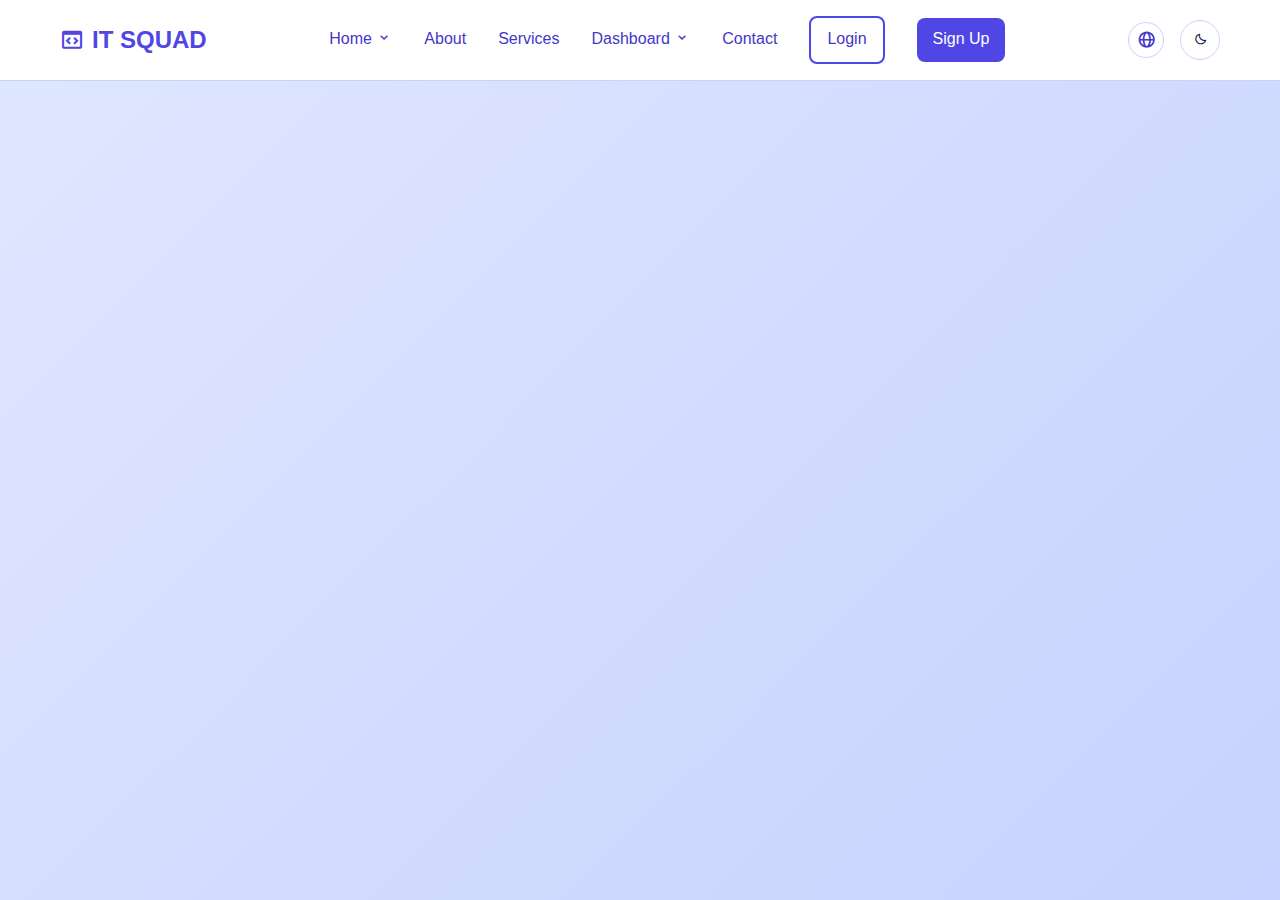
<file: coming-soon.html>
<!DOCTYPE html>
<html lang="en">

<head>
    <meta charset="UTF-8">
    <meta name="viewport" content="width=device-width, initial-scale=1.0">
    <title>Coming Soon - IT SQUAD</title>
    <link rel="stylesheet" href="style.css">
    <link href='https://unpkg.com/boxicons@2.1.4/css/boxicons.min.css' rel='stylesheet'>
</head>

<body style="min-height: 100vh; background: var(--gradient-hero); display: flex; flex-direction: column;">

    <header>
        <div class="container flex justify-between items-center">
            <a href="index.html" class="logo">
                <i class='bx bx-code-block'></i> IT SQUAD
            </a>
            <nav>
                <ul class="nav-links">
                    <li class="dropdown">
                        <a href="#">Home <i class='bx bx-chevron-down'></i></a>
                        <div class="dropdown-content">
                            <a href="index.html">Home 1</a>
                            <a href="index2.html">Home 2</a>
                        </div>
                    </li>
                    <li><a href="about.html">About</a></li>
                    <li><a href="services.html">Services</a></li>

                    <li class="dropdown">
                        <a href="#">Dashboard <i class='bx bx-chevron-down'></i></a>
                        <div class="dropdown-content">
                            <a href="user-dashboard.html">User Dashboard</a>
                            <a href="admin-dashboard.html">Admin Dashboard</a>
                        </div>
                    </li>
                    <li><a href="contact.html">Contact</a></li>
                    <li><a href="login.html" class="btn btn-outline" style="padding: 8px 16px;">Login</a></li>
                    <li><a href="register.html" class="btn btn-primary" style="padding: 8px 16px; color: white;">Sign
                            Up</a></li>
                </ul>
            </nav>
            <div class="controls">
                <button id="rtl-toggle" class="btn-icon-animate" title="RTL Toggle"><i class='bx bx-globe'></i></button>
                <button id="theme-toggle" class="icon-btn"><i class='bx bx-moon'></i></button>
                <div id="menu-toggle" class="menu-toggle"><i class='bx bx-menu'></i></div>
            </div>
        </div>
    </header>

    <main class="animate-fade-up"
        style="flex: 1; display: flex; flex-direction: column; align-items: center; justify-content: center; text-align: center; padding: 2rem;">
        <div style="font-size: 4rem; color: var(--primary); margin-bottom: 1rem;">
            <i class='bx bx-rocket'></i>
        </div>

        <h1 style="font-size: 3rem; margin-bottom: 1rem;">Coming Soon</h1>
        <p style="color: var(--text-muted); font-size: 1.2rem; max-width: 600px; margin-bottom: 3rem;">
            We are working hard to bring you something amazing. Stay tuned for updates!
        </p>

        <div style="display: flex; gap: 1rem; margin-bottom: 3rem;">
            <div class="card" style="padding: 1rem 2rem; min-width: 100px;">
                <div style="font-size: 2rem; font-weight: 700; color: var(--primary);">14</div>
                <div style="font-size: 0.8rem; color: var(--text-muted); text-transform: uppercase;">Days</div>
            </div>
            <div class="card" style="padding: 1rem 2rem; min-width: 100px;">
                <div style="font-size: 2rem; font-weight: 700; color: var(--primary);">08</div>
                <div style="font-size: 0.8rem; color: var(--text-muted); text-transform: uppercase;">Hours</div>
            </div>
            <div class="card" style="padding: 1rem 2rem; min-width: 100px;">
                <div style="font-size: 2rem; font-weight: 700; color: var(--primary);">45</div>
                <div style="font-size: 0.8rem; color: var(--text-muted); text-transform: uppercase;">Minutes</div>
            </div>
        </div>

        <form style="display: flex; gap: 0.5rem; width: 100%; max-width: 400px;">
            <input type="email" placeholder="Enter your email"
                style="flex: 1; padding: 12px; border: 1px solid var(--border); border-radius: 8px;">
            <button type="submit" class="btn btn-primary">Notify Me</button>
        </form>

        <a href="index.html"
            style="margin-top: 3rem; color: var(--text-muted); display: flex; align-items: center; gap: 0.5rem;">
            <i class='bx bx-left-arrow-alt'></i> Back to Home
        </a>
    </main>

</body>

</html>
</file>
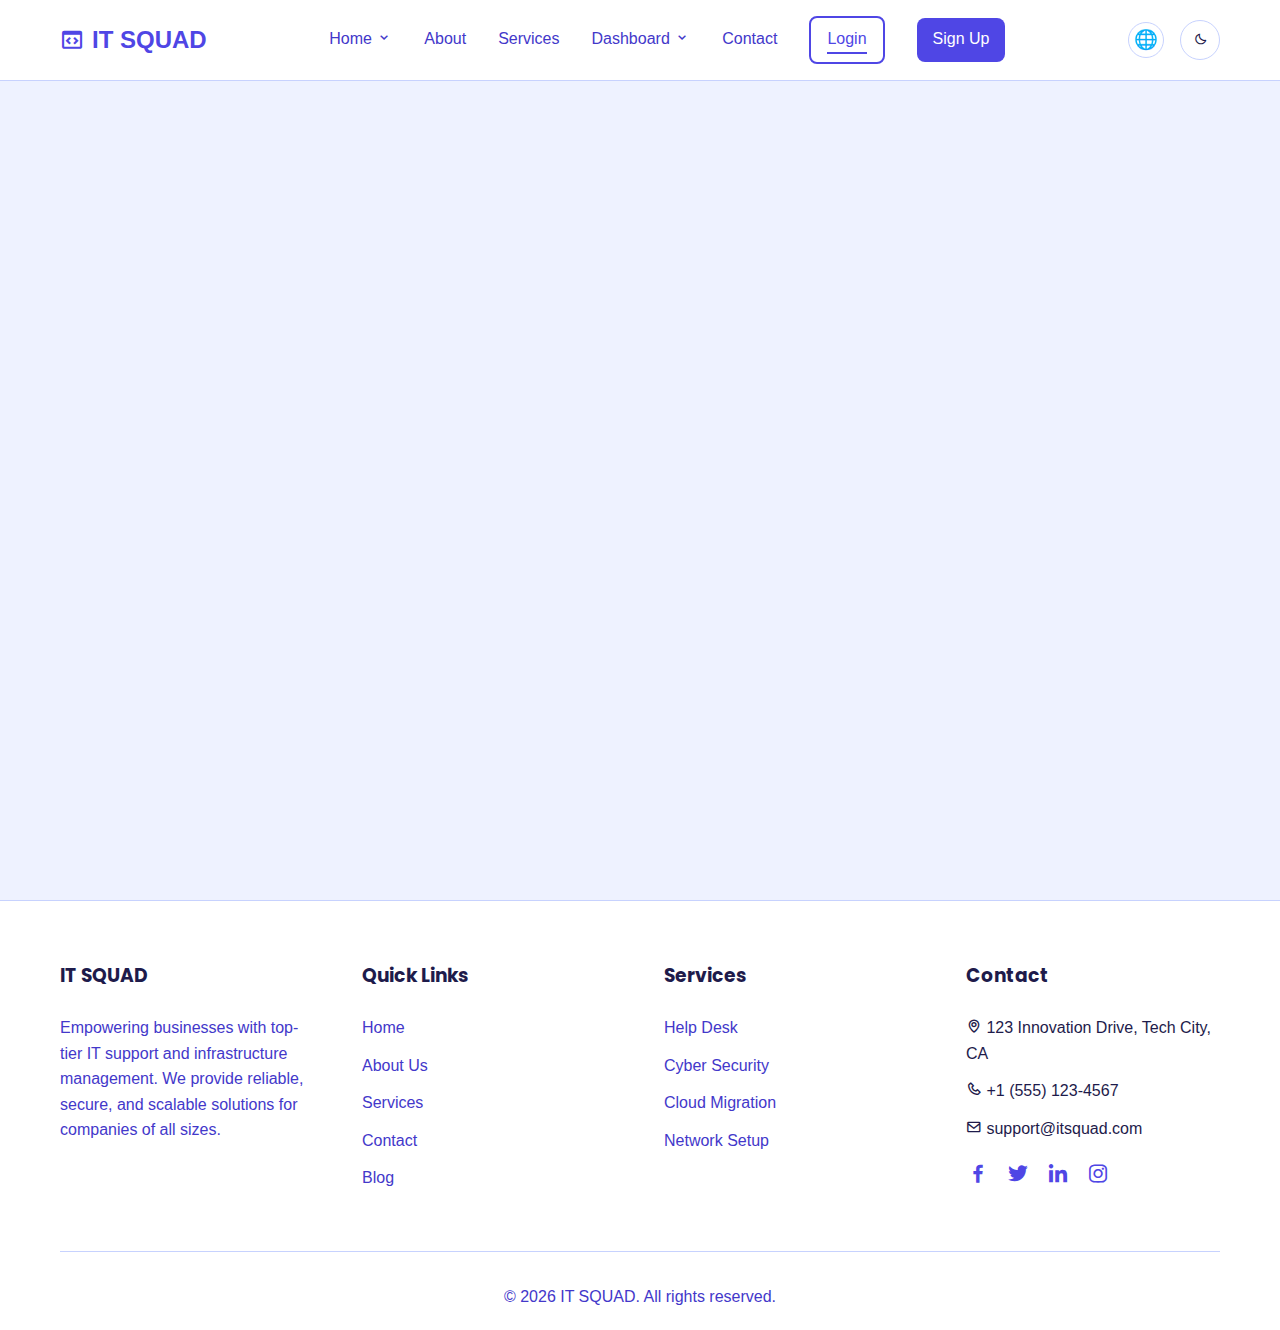
<file: login.html>
<!DOCTYPE html>
<html lang="en">

<head>
    <meta charset="UTF-8">
    <meta name="viewport" content="width=device-width, initial-scale=1.0">
    <title>Login - IT SQUAD</title>
    <link rel="stylesheet" href="style.css">
    <link href='https://unpkg.com/boxicons@2.1.4/css/boxicons.min.css' rel='stylesheet'>
    <style>
        @media (min-width: 768px) {
            .hidden-mobile {
                display: block !important;
            }
        }
    </style>
</head>

<body>
    <header>
        <div class="container flex justify-between items-center">
            <a href="index.html" class="logo">
                <i class='bx bx-code-block'></i> IT SQUAD
            </a>
            <nav>
                <ul class="nav-links">
                    <li class="dropdown">
                        <a href="#">Home <i class='bx bx-chevron-down'></i></a>
                        <div class="dropdown-content">
                            <a href="index.html">Home 1</a>
                            <a href="index2.html">Home 2</a>
                        </div>
                    </li>
                    <li><a href="about.html">About</a></li>
                    <li><a href="services.html">Services</a></li>

                    <li class="dropdown">
                        <a href="#">Dashboard <i class='bx bx-chevron-down'></i></a>
                        <div class="dropdown-content">
                            <a href="user-dashboard.html">User Dashboard</a>
                            <a href="admin-dashboard.html">Admin Dashboard</a>
                        </div>
                    </li>
                    <li><a href="contact.html">Contact</a></li>
                    <li><a href="login.html" class="btn btn-outline active" style="padding: 8px 16px;">Login</a></li>
                    <li><a href="register.html" class="btn btn-primary" style="padding: 8px 16px; color: white;">Sign
                            Up</a></li>
                </ul>
            </nav>
            <div class="controls">
                <button id="rtl-toggle" class="btn-icon-animate" title="RTL Toggle"><i class='bx bx-globe'></i></button>
                <button id="theme-toggle" class="icon-btn"><i class='bx bx-moon'></i></button>
                <div id="menu-toggle" class="menu-toggle"><i class='bx bx-menu'></i></div>
            </div>
        </div>
    </header>

    <div class="login-wrapper animate-fade-in"
        style="min-height: calc(100vh - 80px); display: flex; align-items: center; padding: 2rem 0;">
        <div class="container">
            <div class="grid"
                style="grid-template-columns: repeat(auto-fit, minmax(400px, 1fr)); gap: 4rem; align-items: center; background: var(--bg-card); border-radius: 20px; box-shadow: var(--shadow); overflow: hidden; border: 1px solid var(--border);">

                <!-- Left Content Side -->
                <div
                    style="padding: 3rem; background: linear-gradient(135deg, rgba(79, 70, 229, 0.1) 0%, rgba(14, 165, 233, 0.1) 100%); height: 100%; display: flex; flex-direction: column; justify-content: center;">
                    <div style="margin-bottom: 2rem;">
                        <img src="Assets/hero.jpg" alt="Login Graphic"
                            style="border-radius: 12px; box-shadow: var(--shadow); margin-bottom: 2rem; width: 100%; object-fit: cover; height: 250px;">
                        <h2 style="font-size: 2rem; margin-bottom: 1rem;">Welcome Back!</h2>
                        <p style="color: var(--text-muted); font-size: 1.1rem; line-height: 1.6;">
                            Access your dashboard to manage tickets, view reports, and monitor your system status in
                            real-time.
                        </p>
                    </div>

                    <div class="flex gap-2" style="flex-direction: column;">
                        <div class="flex items-center gap-1">
                            <i class='bx bx-check-circle' style="color: var(--primary); font-size: 1.5rem;"></i>
                            <span style="font-weight: 500;">Secure 256-bit Encryption</span>
                        </div>
                        <div class="flex items-center gap-1">
                            <i class='bx bx-check-circle' style="color: var(--primary); font-size: 1.5rem;"></i>
                            <span style="font-weight: 500;">24/7 Support Access</span>
                        </div>
                        <div class="flex items-center gap-1">
                            <i class='bx bx-check-circle' style="color: var(--primary); font-size: 1.5rem;"></i>
                            <span style="font-weight: 500;">Real-time Monitoring</span>
                        </div>
                    </div>
                </div>

                <!-- Right Form Side -->
                <div style="padding: 3rem;">
                    <div style="text-align: center; margin-bottom: 2rem;">
                        <h2 style="font-size: 2rem;">Sign In</h2>
                        <p style="color: var(--text-muted);">Enter your credentials to continue</p>
                    </div>

                    <form action="user-dashboard.html">
                        <div class="form-group">
                            <label class="form-label">Email Address</label>
                            <div style="position: relative;">
                                <i class='bx bx-envelope'
                                    style="position: absolute; left: 15px; top: 50%; transform: translateY(-50%); color: var(--text-muted);"></i>
                                <input type="email" class="form-control" style="padding-left: 45px;"
                                    placeholder="name@company.com">
                            </div>
                        </div>

                        <div class="form-group">
                            <label class="form-label">Password</label>
                            <div style="position: relative;">
                                <i class='bx bx-lock-alt'
                                    style="position: absolute; left: 15px; top: 50%; transform: translateY(-50%); color: var(--text-muted);"></i>
                                <input type="password" class="form-control" style="padding-left: 45px;"
                                    placeholder="••••••••">
                            </div>
                        </div>

                        <div class="flex justify-between items-center" style="margin-bottom: 2rem; font-size: 0.9rem;">
                            <label class="flex items-center gap-1" style="cursor: pointer;">
                                <input type="checkbox" style="accent-color: var(--primary);"> Remember me
                            </label>
                            <a href="#" style="color: var(--primary); font-weight: 500;">Forgot Password?</a>
                        </div>

                        <button type="submit" class="btn btn-primary" style="width: 100%; margin-bottom: 1.5rem;">Sign
                            In</button>

                        <div style="text-align: center; font-size: 0.9rem; color: var(--text-muted);">
                            Don't have an account? <a href="register.html"
                                style="color: var(--primary); font-weight: 600;">Sign Up</a>
                        </div>
                    </form>
                </div>
            </div>
        </div>
    </div>

    <footer>
        <div class="container">
            <div class="footer-grid">
                <div class="footer-col">
                    <h3>IT SQUAD</h3>
                    <p style="color: var(--text-muted);">Empowering businesses with top-tier IT support and
                        infrastructure management. We provide reliable, secure, and scalable solutions for companies of
                        all sizes.</p>
                </div>
                <div class="footer-col">
                    <h3>Quick Links</h3>
                    <ul>
                        <li><a href="index.html">Home</a></li>
                        <li><a href="about.html">About Us</a></li>
                        <li><a href="services.html">Services</a></li>
                        <li><a href="contact.html">Contact</a></li>
                        <li><a href="blog.html">Blog</a></li>
                    </ul>
                </div>
                <div class="footer-col">
                    <h3>Services</h3>
                    <ul>
                        <li><a href="service-details.html">Help Desk</a></li>
                        <li><a href="service-details.html">Cyber Security</a></li>
                        <li><a href="service-details.html">Cloud Migration</a></li>
                        <li><a href="service-details.html">Network Setup</a></li>
                    </ul>
                </div>
                <div class="footer-col">
                    <h3>Contact</h3>
                    <ul>
                        <li><i class='bx bx-map'></i> 123 Innovation Drive, Tech City, CA</li>
                        <li><i class='bx bx-phone'></i> +1 (555) 123-4567</li>
                        <li><i class='bx bx-envelope'></i> support@itsquad.com</li>
                    </ul>
                    <div style="margin-top: 1rem; display: flex; gap: 1rem;">
                        <a href="#" style="color: var(--primary); font-size: 1.5rem;"><i
                                class='bx bxl-facebook'></i></a>
                        <a href="#" style="color: var(--primary); font-size: 1.5rem;"><i class='bx bxl-twitter'></i></a>
                        <a href="#" style="color: var(--primary); font-size: 1.5rem;"><i
                                class='bx bxl-linkedin'></i></a>
                        <a href="#" style="color: var(--primary); font-size: 1.5rem;"><i
                                class='bx bxl-instagram'></i></a>
                    </div>
                </div>
            </div>
            <div class="copyright">
                <p>&copy; 2026 IT SQUAD. All rights reserved.</p>
            </div>
        </div>
    </footer>

    <script src="main.js"></script>
    <script src="rtltoggle.js"></script>
</body>

</html>
</file>
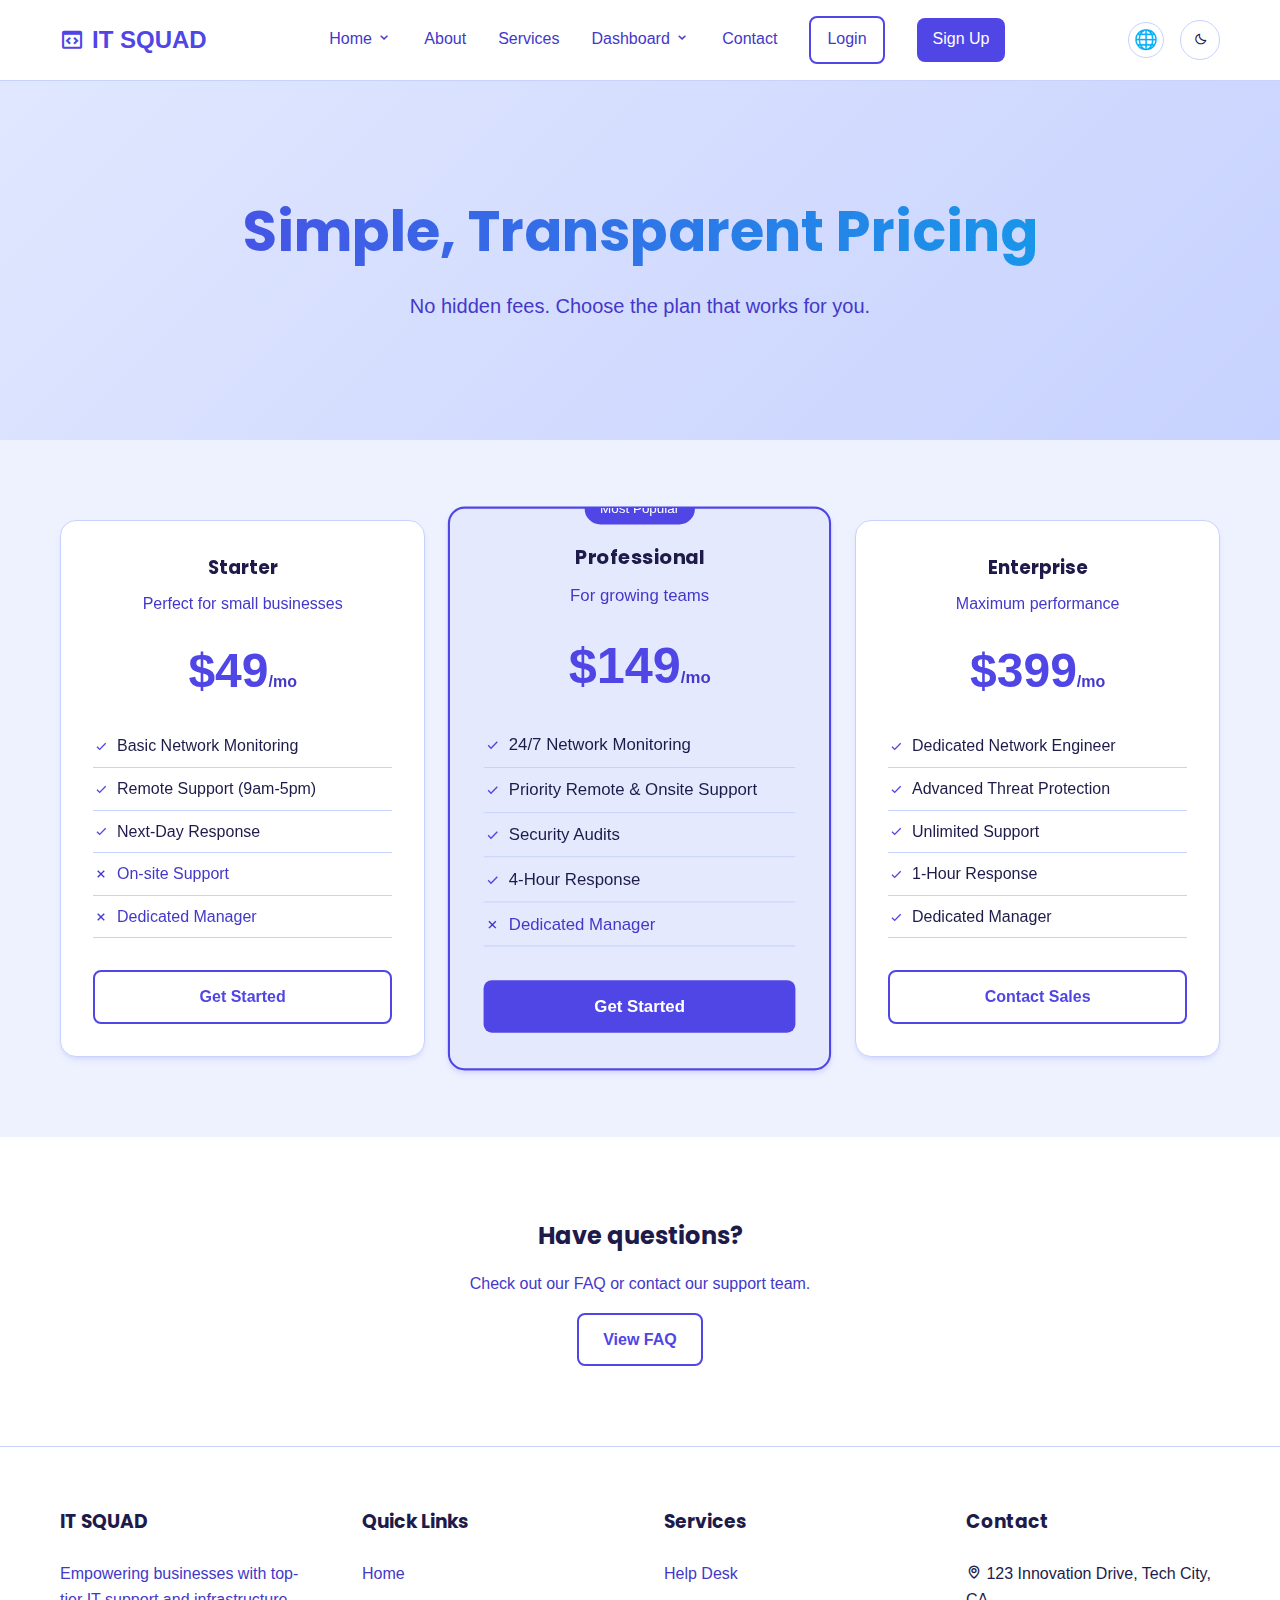
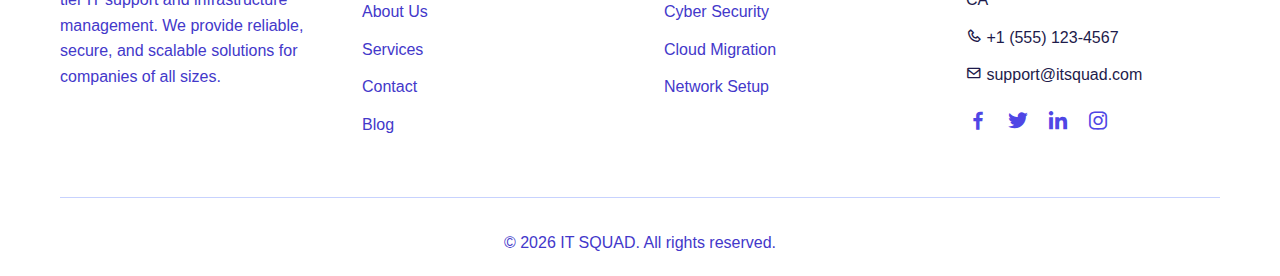
<file: pricing.html>
<!DOCTYPE html>
<html lang="en">

<head>
    <meta charset="UTF-8">
    <meta name="viewport" content="width=device-width, initial-scale=1.0">
    <title>Pricing - IT SQUAD</title>
    <link rel="stylesheet" href="style.css">
    <link href='https://unpkg.com/boxicons@2.1.4/css/boxicons.min.css' rel='stylesheet'>
</head>

<body>
    <header>
        <div class="container flex justify-between items-center">
            <a href="index.html" class="logo">
                <i class='bx bx-code-block'></i> IT SQUAD
            </a>
            <nav>
                <ul class="nav-links">
                    <li class="dropdown">
                        <a href="#">Home <i class='bx bx-chevron-down'></i></a>
                        <div class="dropdown-content">
                            <a href="index.html">Home 1</a>
                            <a href="index2.html">Home 2</a>
                        </div>
                    </li>
                    <li><a href="about.html">About</a></li>
                    <li><a href="services.html">Services</a></li>

                    <li class="dropdown">
                        <a href="#">Dashboard <i class='bx bx-chevron-down'></i></a>
                        <div class="dropdown-content">
                            <a href="user-dashboard.html">User Dashboard</a>
                            <a href="admin-dashboard.html">Admin Dashboard</a>
                        </div>
                    </li>
                    <li><a href="contact.html">Contact</a></li>
                    <li><a href="login.html" class="btn btn-outline" style="padding: 8px 16px;">Login</a></li>
                    <li><a href="register.html" class="btn btn-primary" style="padding: 8px 16px; color: white;">Sign
                            Up</a></li>
                </ul>
            </nav>
            <div class="controls">
                <button id="rtl-toggle" class="btn-icon-animate" title="RTL Toggle"><i class='bx bx-globe'></i></button>
                <button id="theme-toggle" class="icon-btn"><i class='bx bx-moon'></i></button>
                <div id="menu-toggle" class="menu-toggle"><i class='bx bx-menu'></i></div>
            </div>
        </div>
    </header>

    <main>
        <section class="hero" style="min-height: 40vh;">
            <div class="container" style="text-align: center;">
                <div class="hero-content" style="margin: 0 auto;">
                    <h1>Simple, Transparent Pricing</h1>
                    <p style="margin: 0 auto;">No hidden fees. Choose the plan that works for you.</p>
                </div>
            </div>
        </section>

        <section>
            <div class="container">
                <div class="grid" style="grid-template-columns: repeat(auto-fit, minmax(300px, 1fr)); gap: 2rem;">
                    <!-- Basic -->
                    <div class="card pricing-card" style="text-align: center; border: 1px solid var(--border);">
                        <h3 style="margin-bottom: 0.5rem;">Starter</h3>
                        <p style="color: var(--text-muted); margin-bottom: 1rem;">Perfect for small businesses</p>
                        <div style="font-size: 3rem; font-weight: 700; color: var(--primary); margin-bottom: 1rem;">
                            $49<span style="font-size: 1rem; color: var(--text-muted);">/mo</span></div>
                        <ul style="text-align: left; margin-bottom: 2rem;">
                            <li
                                style="padding: 0.5rem 0; border-bottom: 1px solid var(--border); display: flex; align-items: center; gap: 0.5rem;">
                                <i class='bx bx-check' style="color: var(--primary);"></i> Basic Network Monitoring
                            </li>
                            <li
                                style="padding: 0.5rem 0; border-bottom: 1px solid var(--border); display: flex; align-items: center; gap: 0.5rem;">
                                <i class='bx bx-check' style="color: var(--primary);"></i> Remote Support (9am-5pm)
                            </li>
                            <li
                                style="padding: 0.5rem 0; border-bottom: 1px solid var(--border); display: flex; align-items: center; gap: 0.5rem;">
                                <i class='bx bx-check' style="color: var(--primary);"></i> Next-Day Response
                            </li>
                            <li
                                style="padding: 0.5rem 0; border-bottom: 1px solid var(--border); display: flex; align-items: center; gap: 0.5rem; color: var(--text-muted);">
                                <i class='bx bx-x' style="color: var(--text-muted);"></i> On-site Support
                            </li>
                            <li
                                style="padding: 0.5rem 0; border-bottom: 1px solid var(--border); display: flex; align-items: center; gap: 0.5rem; color: var(--text-muted);">
                                <i class='bx bx-x' style="color: var(--text-muted);"></i> Dedicated Manager
                            </li>
                        </ul>
                        <a href="#" class="btn btn-outline" style="width: 100%;">Get Started</a>
                    </div>
                    <!-- Pro -->
                    <div class="card pricing-card"
                        style="text-align: center; border: 2px solid var(--primary); transform: scale(1.05); position: relative; background: rgba(79, 70, 229, 0.05);">
                        <div
                            style="background: var(--primary); color: white; padding: 5px 15px; display: inline-block; border-radius: 20px; font-size: 0.8rem; margin-bottom: 1rem; position: absolute; top: -15px; left: 50%; transform: translateX(-50%);">
                            Most Popular</div>
                        <h3 style="margin-bottom: 0.5rem;">Professional</h3>
                        <p style="color: var(--text-muted); margin-bottom: 1rem;">For growing teams</p>
                        <div style="font-size: 3rem; font-weight: 700; color: var(--primary); margin-bottom: 1rem;">
                            $149<span style="font-size: 1rem; color: var(--text-muted);">/mo</span></div>
                        <ul style="text-align: left; margin-bottom: 2rem;">
                            <li
                                style="padding: 0.5rem 0; border-bottom: 1px solid var(--border); display: flex; align-items: center; gap: 0.5rem;">
                                <i class='bx bx-check' style="color: var(--primary);"></i> 24/7 Network Monitoring
                            </li>
                            <li
                                style="padding: 0.5rem 0; border-bottom: 1px solid var(--border); display: flex; align-items: center; gap: 0.5rem;">
                                <i class='bx bx-check' style="color: var(--primary);"></i> Priority Remote & Onsite
                                Support
                            </li>
                            <li
                                style="padding: 0.5rem 0; border-bottom: 1px solid var(--border); display: flex; align-items: center; gap: 0.5rem;">
                                <i class='bx bx-check' style="color: var(--primary);"></i> Security Audits
                            </li>
                            <li
                                style="padding: 0.5rem 0; border-bottom: 1px solid var(--border); display: flex; align-items: center; gap: 0.5rem;">
                                <i class='bx bx-check' style="color: var(--primary);"></i> 4-Hour Response
                            </li>
                            <li
                                style="padding: 0.5rem 0; border-bottom: 1px solid var(--border); display: flex; align-items: center; gap: 0.5rem; color: var(--text-muted);">
                                <i class='bx bx-x' style="color: var(--text-muted);"></i> Dedicated Manager
                            </li>
                        </ul>
                        <a href="#" class="btn btn-primary" style="width: 100%;">Get Started</a>
                    </div>
                    <!-- Enterprise -->
                    <div class="card pricing-card" style="text-align: center; border: 1px solid var(--border);">
                        <h3 style="margin-bottom: 0.5rem;">Enterprise</h3>
                        <p style="color: var(--text-muted); margin-bottom: 1rem;">Maximum performance</p>
                        <div style="font-size: 3rem; font-weight: 700; color: var(--primary); margin-bottom: 1rem;">
                            $399<span style="font-size: 1rem; color: var(--text-muted);">/mo</span></div>
                        <ul style="text-align: left; margin-bottom: 2rem;">
                            <li
                                style="padding: 0.5rem 0; border-bottom: 1px solid var(--border); display: flex; align-items: center; gap: 0.5rem;">
                                <i class='bx bx-check' style="color: var(--primary);"></i> Dedicated Network Engineer
                            </li>
                            <li
                                style="padding: 0.5rem 0; border-bottom: 1px solid var(--border); display: flex; align-items: center; gap: 0.5rem;">
                                <i class='bx bx-check' style="color: var(--primary);"></i> Advanced Threat Protection
                            </li>
                            <li
                                style="padding: 0.5rem 0; border-bottom: 1px solid var(--border); display: flex; align-items: center; gap: 0.5rem;">
                                <i class='bx bx-check' style="color: var(--primary);"></i> Unlimited Support
                            </li>
                            <li
                                style="padding: 0.5rem 0; border-bottom: 1px solid var(--border); display: flex; align-items: center; gap: 0.5rem;">
                                <i class='bx bx-check' style="color: var(--primary);"></i> 1-Hour Response
                            </li>
                            <li
                                style="padding: 0.5rem 0; border-bottom: 1px solid var(--border); display: flex; align-items: center; gap: 0.5rem;">
                                <i class='bx bx-check' style="color: var(--primary);"></i> Dedicated Manager
                            </li>
                        </ul>
                        <a href="#" class="btn btn-outline" style="width: 100%;">Contact Sales</a>
                    </div>
                </div>
            </div>
        </section>

        <!-- FAQ CTA -->
        <section style="background-color: var(--bg-card);">
            <div class="container" style="text-align: center;">
                <h2>Have questions?</h2>
                <p style="color: var(--text-muted); margin: 1rem 0;">Check out our FAQ or contact our support team.</p>
                <a href="service-details.html" class="btn btn-outline">View FAQ</a>
            </div>
        </section>
    </main>

    <footer>
        <div class="container">
            <div class="footer-grid">
                <div class="footer-col">
                    <h3>IT SQUAD</h3>
                    <p style="color: var(--text-muted);">Empowering businesses with top-tier IT support and
                        infrastructure management. We provide reliable, secure, and scalable solutions for companies of
                        all sizes.</p>
                </div>
                <div class="footer-col">
                    <h3>Quick Links</h3>
                    <ul>
                        <li><a href="index.html">Home</a></li>
                        <li><a href="about.html">About Us</a></li>
                        <li><a href="services.html">Services</a></li>
                        <li><a href="contact.html">Contact</a></li>
                        <li><a href="blog.html">Blog</a></li>
                    </ul>
                </div>
                <div class="footer-col">
                    <h3>Services</h3>
                    <ul>
                        <li><a href="service-details.html">Help Desk</a></li>
                        <li><a href="service-details.html">Cyber Security</a></li>
                        <li><a href="service-details.html">Cloud Migration</a></li>
                        <li><a href="service-details.html">Network Setup</a></li>
                    </ul>
                </div>
                <div class="footer-col">
                    <h3>Contact</h3>
                    <ul>
                        <li><i class='bx bx-map'></i> 123 Innovation Drive, Tech City, CA</li>
                        <li><i class='bx bx-phone'></i> +1 (555) 123-4567</li>
                        <li><i class='bx bx-envelope'></i> support@itsquad.com</li>
                    </ul>
                    <div style="margin-top: 1rem; display: flex; gap: 1rem;">
                        <a href="#" style="color: var(--primary); font-size: 1.5rem;"><i
                                class='bx bxl-facebook'></i></a>
                        <a href="#" style="color: var(--primary); font-size: 1.5rem;"><i class='bx bxl-twitter'></i></a>
                        <a href="#" style="color: var(--primary); font-size: 1.5rem;"><i
                                class='bx bxl-linkedin'></i></a>
                        <a href="#" style="color: var(--primary); font-size: 1.5rem;"><i
                                class='bx bxl-instagram'></i></a>
                    </div>
                </div>
            </div>
            <div class="copyright">
                <p>&copy; 2026 IT SQUAD. All rights reserved.</p>
            </div>
        </div>
    </footer>

    <script src="main.js"></script>
    <script src="rtltoggle.js"></script>
</body>

</html>
</file>
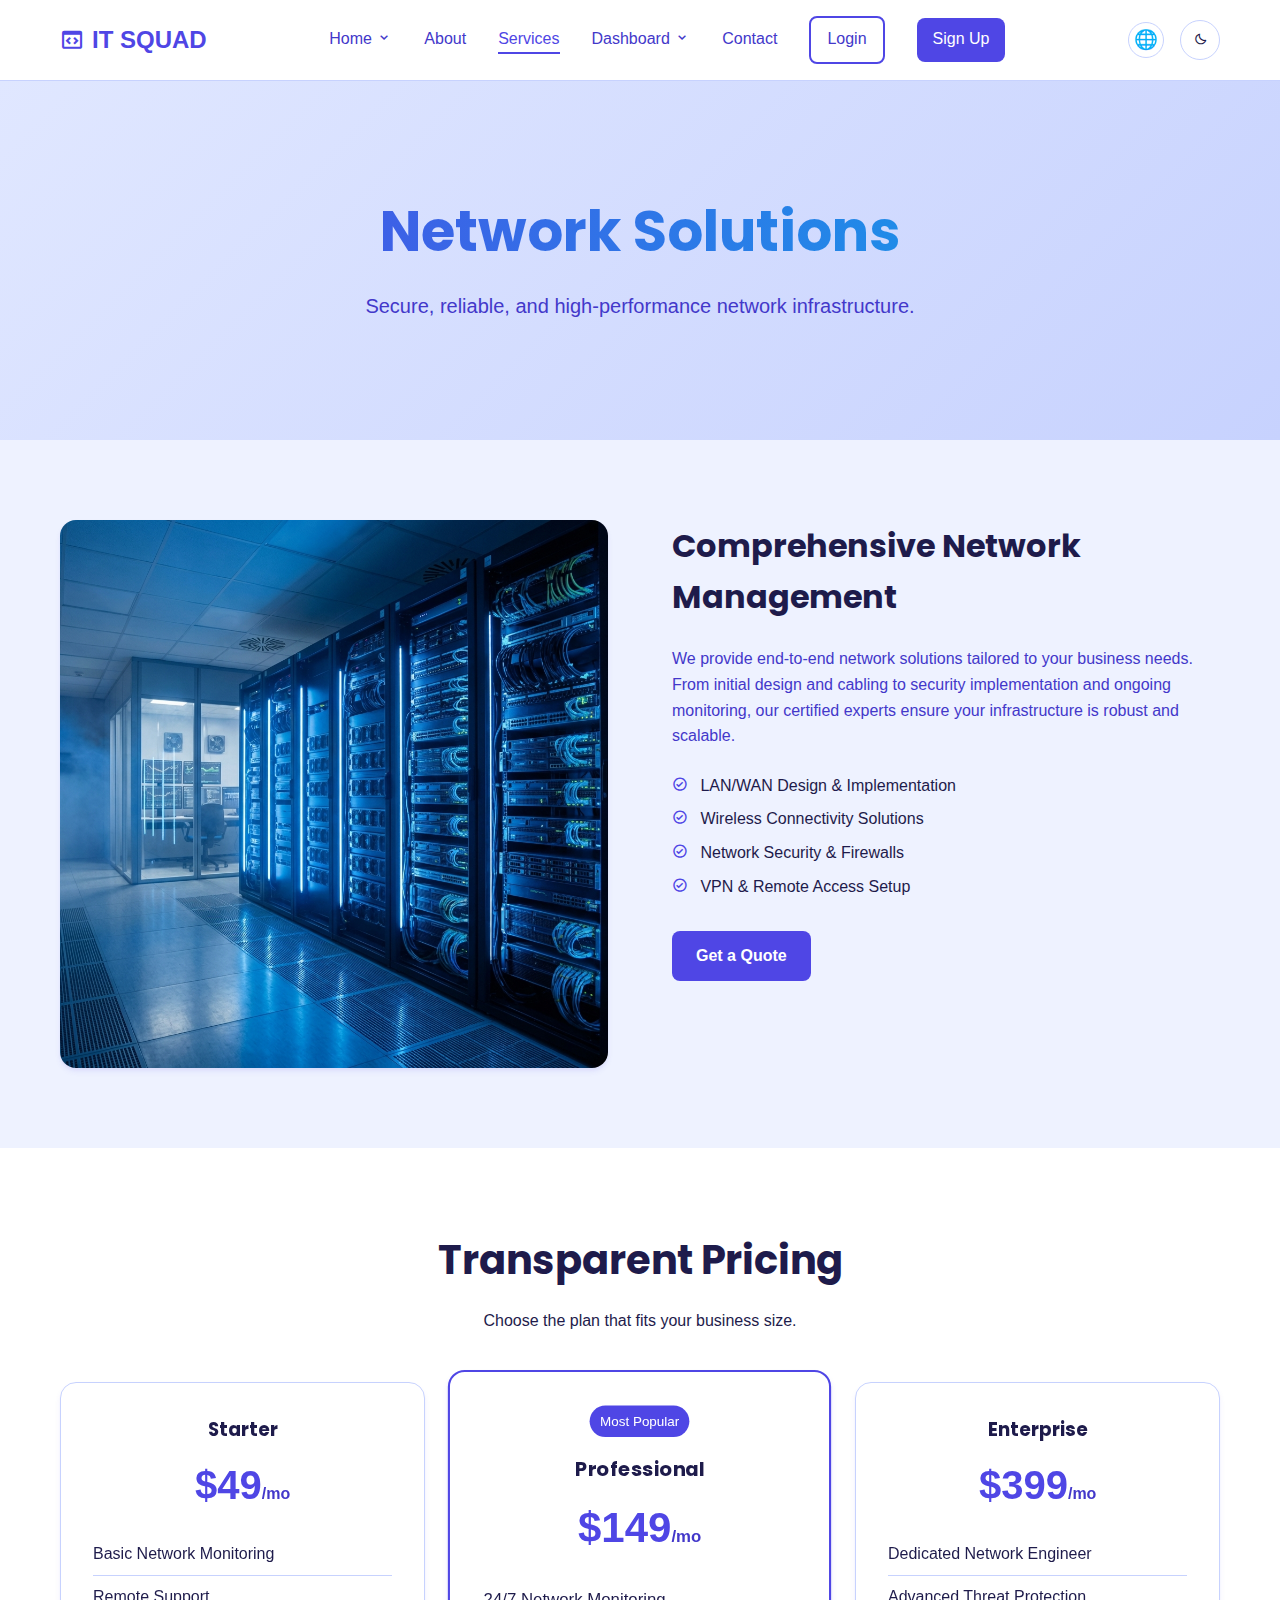
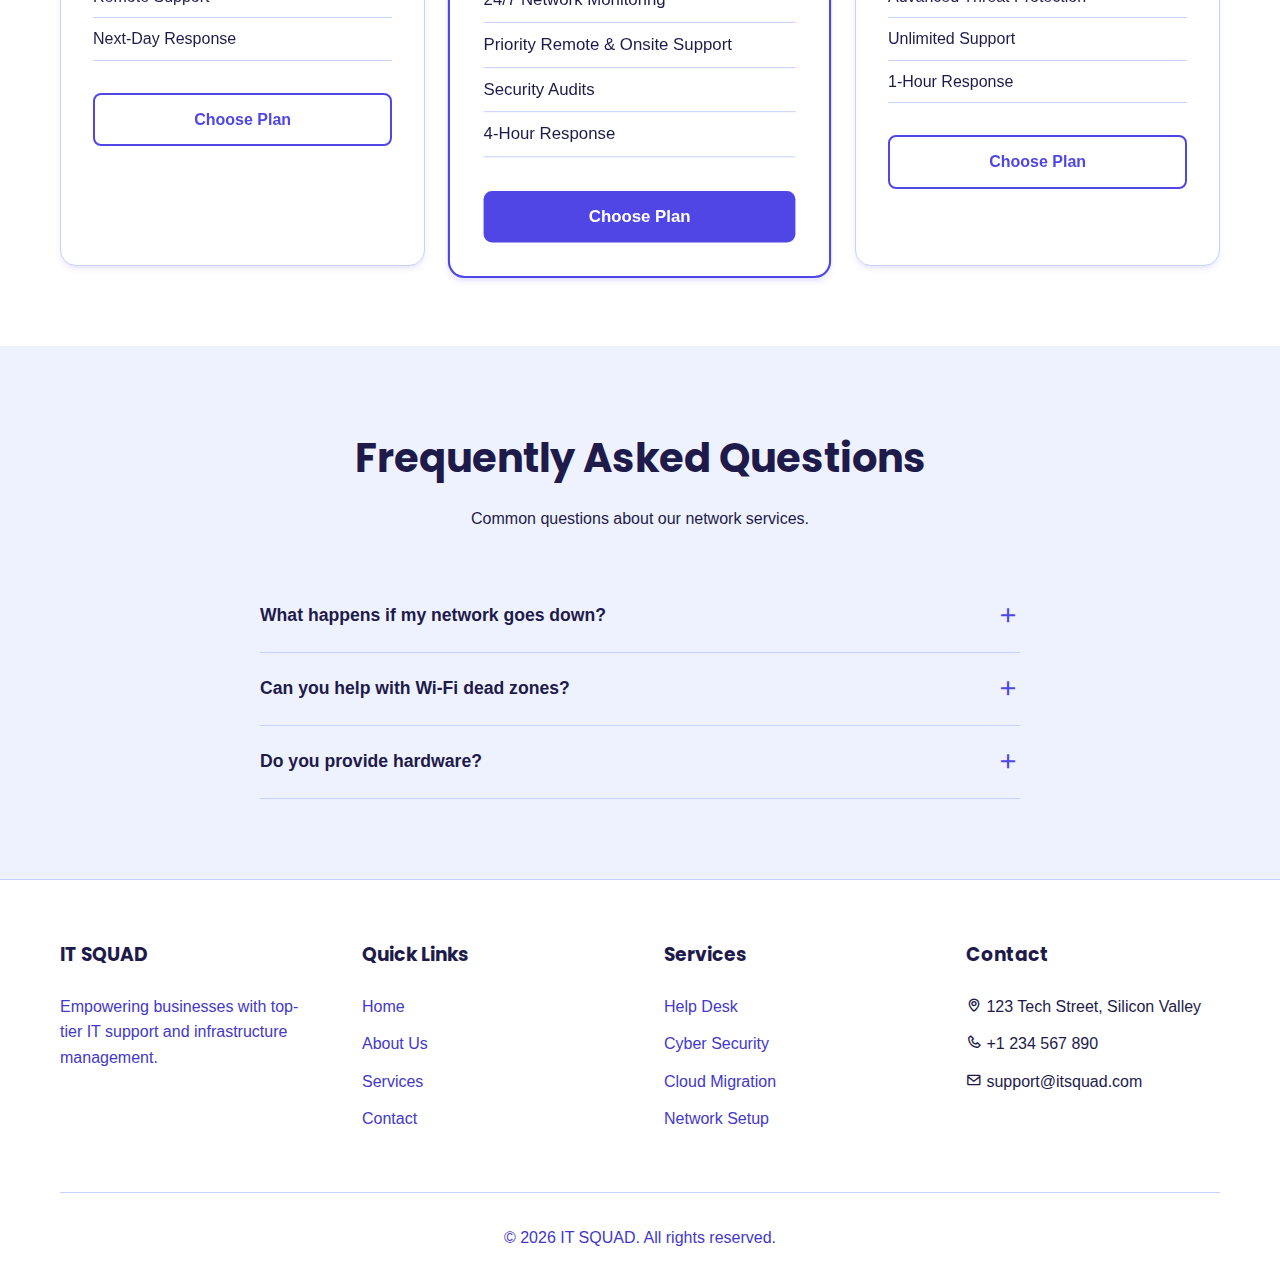
<file: service-details.html>
<!DOCTYPE html>
<html lang="en">

<head>
    <meta charset="UTF-8">
    <meta name="viewport" content="width=device-width, initial-scale=1.0">
    <title>Service Details - IT SQUAD</title>
    <link rel="stylesheet" href="style.css">
    <link href='https://unpkg.com/boxicons@2.1.4/css/boxicons.min.css' rel='stylesheet'>
</head>

<body>
    <header>
        <div class="container flex justify-between items-center">
            <a href="index.html" class="logo">
                <i class='bx bx-code-block'></i> IT SQUAD
            </a>
            <nav>
                <ul class="nav-links">
                    <li class="dropdown">
                        <a href="#">Home <i class='bx bx-chevron-down'></i></a>
                        <div class="dropdown-content">
                            <a href="index.html">Home 1</a>
                            <a href="index2.html">Home 2</a>
                        </div>
                    </li>
                    <li><a href="about.html">About</a></li>
                    <li><a href="services.html" class="active">Services</a></li>

                    <li class="dropdown">
                        <a href="#">Dashboard <i class='bx bx-chevron-down'></i></a>
                        <div class="dropdown-content">
                            <a href="user-dashboard.html">User Dashboard</a>
                            <a href="admin-dashboard.html">Admin Dashboard</a>
                        </div>
                    </li>
                    <li><a href="contact.html">Contact</a></li>
                    <li><a href="login.html" class="btn btn-outline" style="padding: 8px 16px;">Login</a></li>
                    <li><a href="register.html" class="btn btn-primary" style="padding: 8px 16px; color: white;">Sign
                            Up</a></li>
                </ul>
            </nav>
            <div class="controls">
                <button id="rtl-toggle" class="btn-icon-animate" title="RTL Toggle"><i class='bx bx-globe'></i></button>
                <button id="theme-toggle" class="icon-btn"><i class='bx bx-moon'></i></button>
                <div id="menu-toggle" class="menu-toggle"><i class='bx bx-menu'></i></div>
            </div>
        </div>
    </header>

    <main>
        <!-- specific service hero -->
        <section class="hero" style="min-height: 40vh;">
            <div class="container" style="text-align: center;">
                <div class="hero-content" style="margin: 0 auto;">
                    <h1>Network Solutions</h1>
                    <p style="margin: 0 auto;">Secure, reliable, and high-performance network infrastructure.</p>
                </div>
            </div>
        </section>

        <!-- Service Overview -->
        <section>
            <div class="container">
                <div class="flex" style="flex-wrap: wrap; gap: 4rem; align-items: start;">
                    <div style="flex: 1; min-width: 300px;">
                        <img src="Assets/network_infrastructure.png" alt="Server Room"
                            style="border-radius: 16px; box-shadow: var(--shadow);">
                    </div>
                    <div style="flex: 1; min-width: 300px;">
                        <h2 style="font-size: 2rem; margin-bottom: 1.5rem;">Comprehensive Network Management</h2>
                        <p style="color: var(--text-muted); margin-bottom: 1.5rem;">
                            We provide end-to-end network solutions tailored to your business needs. From initial design
                            and cabling to security implementation and ongoing monitoring, our certified experts ensure
                            your infrastructure is robust and scalable.
                        </p>
                        <ul style="margin-bottom: 2rem;">
                            <li style="margin-bottom: 0.5rem;"><i class='bx bx-check-circle'
                                    style="color: var(--primary); margin-right: 0.5rem;"></i> LAN/WAN Design &
                                Implementation</li>
                            <li style="margin-bottom: 0.5rem;"><i class='bx bx-check-circle'
                                    style="color: var(--primary); margin-right: 0.5rem;"></i> Wireless Connectivity
                                Solutions</li>
                            <li style="margin-bottom: 0.5rem;"><i class='bx bx-check-circle'
                                    style="color: var(--primary); margin-right: 0.5rem;"></i> Network Security &
                                Firewalls</li>
                            <li style="margin-bottom: 0.5rem;"><i class='bx bx-check-circle'
                                    style="color: var(--primary); margin-right: 0.5rem;"></i> VPN & Remote Access Setup
                            </li>
                        </ul>
                        <a href="contact.html" class="btn btn-primary">Get a Quote</a>
                    </div>
                </div>
            </div>
        </section>

        <!-- Pricing for file -->
        <section style="background-color: var(--bg-card);">
            <div class="container">
                <div class="section-title">
                    <h2>Transparent Pricing</h2>
                    <p>Choose the plan that fits your business size.</p>
                </div>
                <!-- Simple 3-col pricing -->
                <div class="grid" style="grid-template-columns: repeat(auto-fit, minmax(300px, 1fr)); gap: 2rem;">
                    <!-- Basic -->
                    <div class="card pricing-card" style="text-align: center; border: 1px solid var(--border);">
                        <h3 style="margin-bottom: 0.5rem;">Starter</h3>
                        <div style="font-size: 2.5rem; font-weight: 700; color: var(--primary); margin-bottom: 1rem;">
                            $49<span style="font-size: 1rem; color: var(--text-muted);">/mo</span></div>
                        <ul style="text-align: left; margin-bottom: 2rem;">
                            <li style="padding: 0.5rem 0; border-bottom: 1px solid var(--border);">Basic Network
                                Monitoring</li>
                            <li style="padding: 0.5rem 0; border-bottom: 1px solid var(--border);">Remote Support</li>
                            <li style="padding: 0.5rem 0; border-bottom: 1px solid var(--border);">Next-Day Response
                            </li>
                        </ul>
                        <a href="#" class="btn btn-outline" style="width: 100%;">Choose Plan</a>
                    </div>
                    <!-- Pro -->
                    <div class="card pricing-card"
                        style="text-align: center; border: 2px solid var(--primary); transform: scale(1.05);">
                        <div
                            style="background: var(--primary); color: white; padding: 5px 10px; display: inline-block; border-radius: 20px; font-size: 0.8rem; margin-bottom: 1rem;">
                            Most Popular</div>
                        <h3 style="margin-bottom: 0.5rem;">Professional</h3>
                        <div style="font-size: 2.5rem; font-weight: 700; color: var(--primary); margin-bottom: 1rem;">
                            $149<span style="font-size: 1rem; color: var(--text-muted);">/mo</span></div>
                        <ul style="text-align: left; margin-bottom: 2rem;">
                            <li style="padding: 0.5rem 0; border-bottom: 1px solid var(--border);">24/7 Network
                                Monitoring</li>
                            <li style="padding: 0.5rem 0; border-bottom: 1px solid var(--border);">Priority Remote &
                                Onsite Support</li>
                            <li style="padding: 0.5rem 0; border-bottom: 1px solid var(--border);">Security Audits</li>
                            <li style="padding: 0.5rem 0; border-bottom: 1px solid var(--border);">4-Hour Response</li>
                        </ul>
                        <a href="#" class="btn btn-primary" style="width: 100%;">Choose Plan</a>
                    </div>
                    <!-- Enterprise -->
                    <div class="card pricing-card" style="text-align: center; border: 1px solid var(--border);">
                        <h3 style="margin-bottom: 0.5rem;">Enterprise</h3>
                        <div style="font-size: 2.5rem; font-weight: 700; color: var(--primary); margin-bottom: 1rem;">
                            $399<span style="font-size: 1rem; color: var(--text-muted);">/mo</span></div>
                        <ul style="text-align: left; margin-bottom: 2rem;">
                            <li style="padding: 0.5rem 0; border-bottom: 1px solid var(--border);">Dedicated Network
                                Engineer</li>
                            <li style="padding: 0.5rem 0; border-bottom: 1px solid var(--border);">Advanced Threat
                                Protection</li>
                            <li style="padding: 0.5rem 0; border-bottom: 1px solid var(--border);">Unlimited Support
                            </li>
                            <li style="padding: 0.5rem 0; border-bottom: 1px solid var(--border);">1-Hour Response</li>
                        </ul>
                        <a href="#" class="btn btn-outline" style="width: 100%;">Choose Plan</a>
                    </div>
                </div>
            </div>
        </section>

        <!-- FAQ Section -->
        <section>
            <div class="container" style="max-width: 800px;">
                <div class="section-title">
                    <h2>Frequently Asked Questions</h2>
                    <p>Common questions about our network services.</p>
                </div>
                <div class="accordion">
                    <!-- Item 1 -->
                    <div class="accordion-item" style="border-bottom: 1px solid var(--border);">
                        <button class="accordion-header"
                            style="width: 100%; text-align: left; padding: 1.5rem 0; background: none; border: none; font-size: 1.1rem; font-weight: 600; cursor: pointer; display: flex; justify-content: space-between; align-items: center; color: var(--text-main);">
                            <span>What happens if my network goes down?</span>
                            <i class='bx bx-plus' style="color: var(--primary); font-size: 1.5rem;"></i>
                        </button>
                        <div class="accordion-content"
                            style="max-height: 0; overflow: hidden; transition: max-height 0.3s ease;">
                            <p style="padding-bottom: 1.5rem; color: var(--text-muted);">
                                Our monitoring systems alert us immediately. Depending on your plan, we will begin
                                troubleshooting remotely within minutes, or dispatch a technician if hardware failure is
                                suspected.
                            </p>
                        </div>
                    </div>
                    <!-- Item 2 -->
                    <div class="accordion-item" style="border-bottom: 1px solid var(--border);">
                        <button class="accordion-header"
                            style="width: 100%; text-align: left; padding: 1.5rem 0; background: none; border: none; font-size: 1.1rem; font-weight: 600; cursor: pointer; display: flex; justify-content: space-between; align-items: center; color: var(--text-main);">
                            <span>Can you help with Wi-Fi dead zones?</span>
                            <i class='bx bx-plus' style="color: var(--primary); font-size: 1.5rem;"></i>
                        </button>
                        <div class="accordion-content"
                            style="max-height: 0; overflow: hidden; transition: max-height 0.3s ease;">
                            <p style="padding-bottom: 1.5rem; color: var(--text-muted);">
                                Yes! We conduct heat mapping surveys to identify dead zones and interference, then
                                deploy access points strategically to maximize coverage.
                            </p>
                        </div>
                    </div>
                    <!-- Item 3 -->
                    <div class="accordion-item" style="border-bottom: 1px solid var(--border);">
                        <button class="accordion-header"
                            style="width: 100%; text-align: left; padding: 1.5rem 0; background: none; border: none; font-size: 1.1rem; font-weight: 600; cursor: pointer; display: flex; justify-content: space-between; align-items: center; color: var(--text-main);">
                            <span>Do you provide hardware?</span>
                            <i class='bx bx-plus' style="color: var(--primary); font-size: 1.5rem;"></i>
                        </button>
                        <div class="accordion-content"
                            style="max-height: 0; overflow: hidden; transition: max-height 0.3s ease;">
                            <p style="padding-bottom: 1.5rem; color: var(--text-muted);">
                                We partner with major vendors like Cisco, Ubiquiti, and Dell to procure hardware at
                                competitive prices for our clients.
                            </p>
                        </div>
                    </div>
                </div>
            </div>
        </section>
    </main>

    <footer>
        <div class="container">
            <div class="footer-grid">
                <div class="footer-col">
                    <h3>IT SQUAD</h3>
                    <p style="color: var(--text-muted);">Empowering businesses with top-tier IT support and
                        infrastructure management.</p>
                </div>
                <div class="footer-col">
                    <h3>Quick Links</h3>
                    <ul>
                        <li><a href="index.html">Home</a></li>
                        <li><a href="about.html">About Us</a></li>
                        <li><a href="services.html">Services</a></li>
                        <li><a href="contact.html">Contact</a></li>
                    </ul>
                </div>
                <div class="footer-col">
                    <h3>Services</h3>
                    <ul>
                        <li><a href="#">Help Desk</a></li>
                        <li><a href="#">Cyber Security</a></li>
                        <li><a href="#">Cloud Migration</a></li>
                        <li><a href="#">Network Setup</a></li>
                    </ul>
                </div>
                <div class="footer-col">
                    <h3>Contact</h3>
                    <ul>
                        <li><i class='bx bx-map'></i> 123 Tech Street, Silicon Valley</li>
                        <li><i class='bx bx-phone'></i> +1 234 567 890</li>
                        <li><i class='bx bx-envelope'></i> support@itsquad.com</li>
                    </ul>
                </div>
            </div>
            <div class="copyright">
                <p>&copy; 2026 IT SQUAD. All rights reserved.</p>
            </div>
        </div>
    </footer>

    <script src="main.js"></script>
    <script src="rtltoggle.js"></script>
    <script>
        // Simple FAQ script
        const accHeaders = document.querySelectorAll('.accordion-header');
        accHeaders.forEach(header => {
            header.addEventListener('click', () => {
                const content = header.nextElementSibling;
                const icon = header.querySelector('i');

                // Toggle current
                if (content.style.maxHeight && content.style.maxHeight !== '0px') {
                    content.style.maxHeight = '0px';
                    icon.classList.replace('bx-minus', 'bx-plus');
                } else {
                    // Close others (optional)
                    document.querySelectorAll('.accordion-content').forEach(c => c.style.maxHeight = '0px');
                    document.querySelectorAll('.accordion-header i').forEach(i => i.classList.replace('bx-minus', 'bx-plus'));

                    content.style.maxHeight = content.scrollHeight + 'px';
                    icon.classList.replace('bx-plus', 'bx-minus');
                }
            });
        });
    </script>
</body>

</html>
</file>
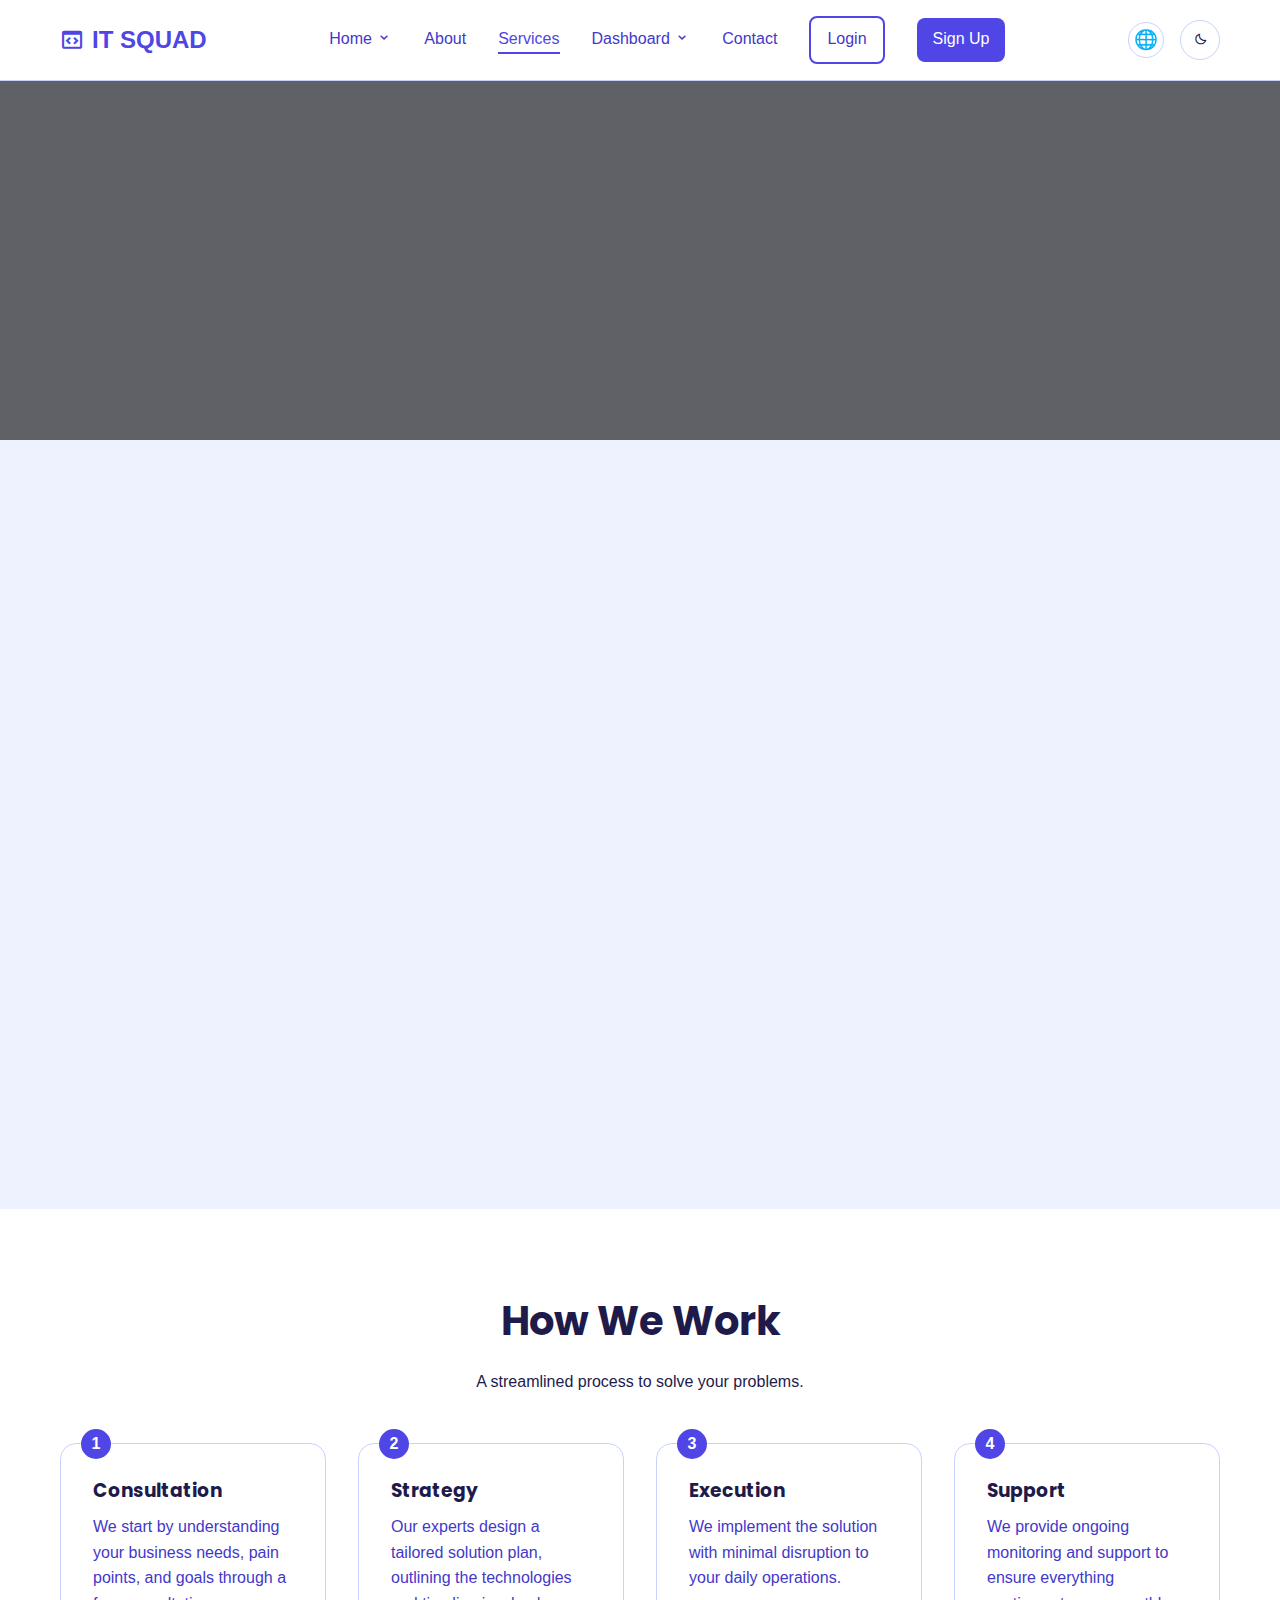
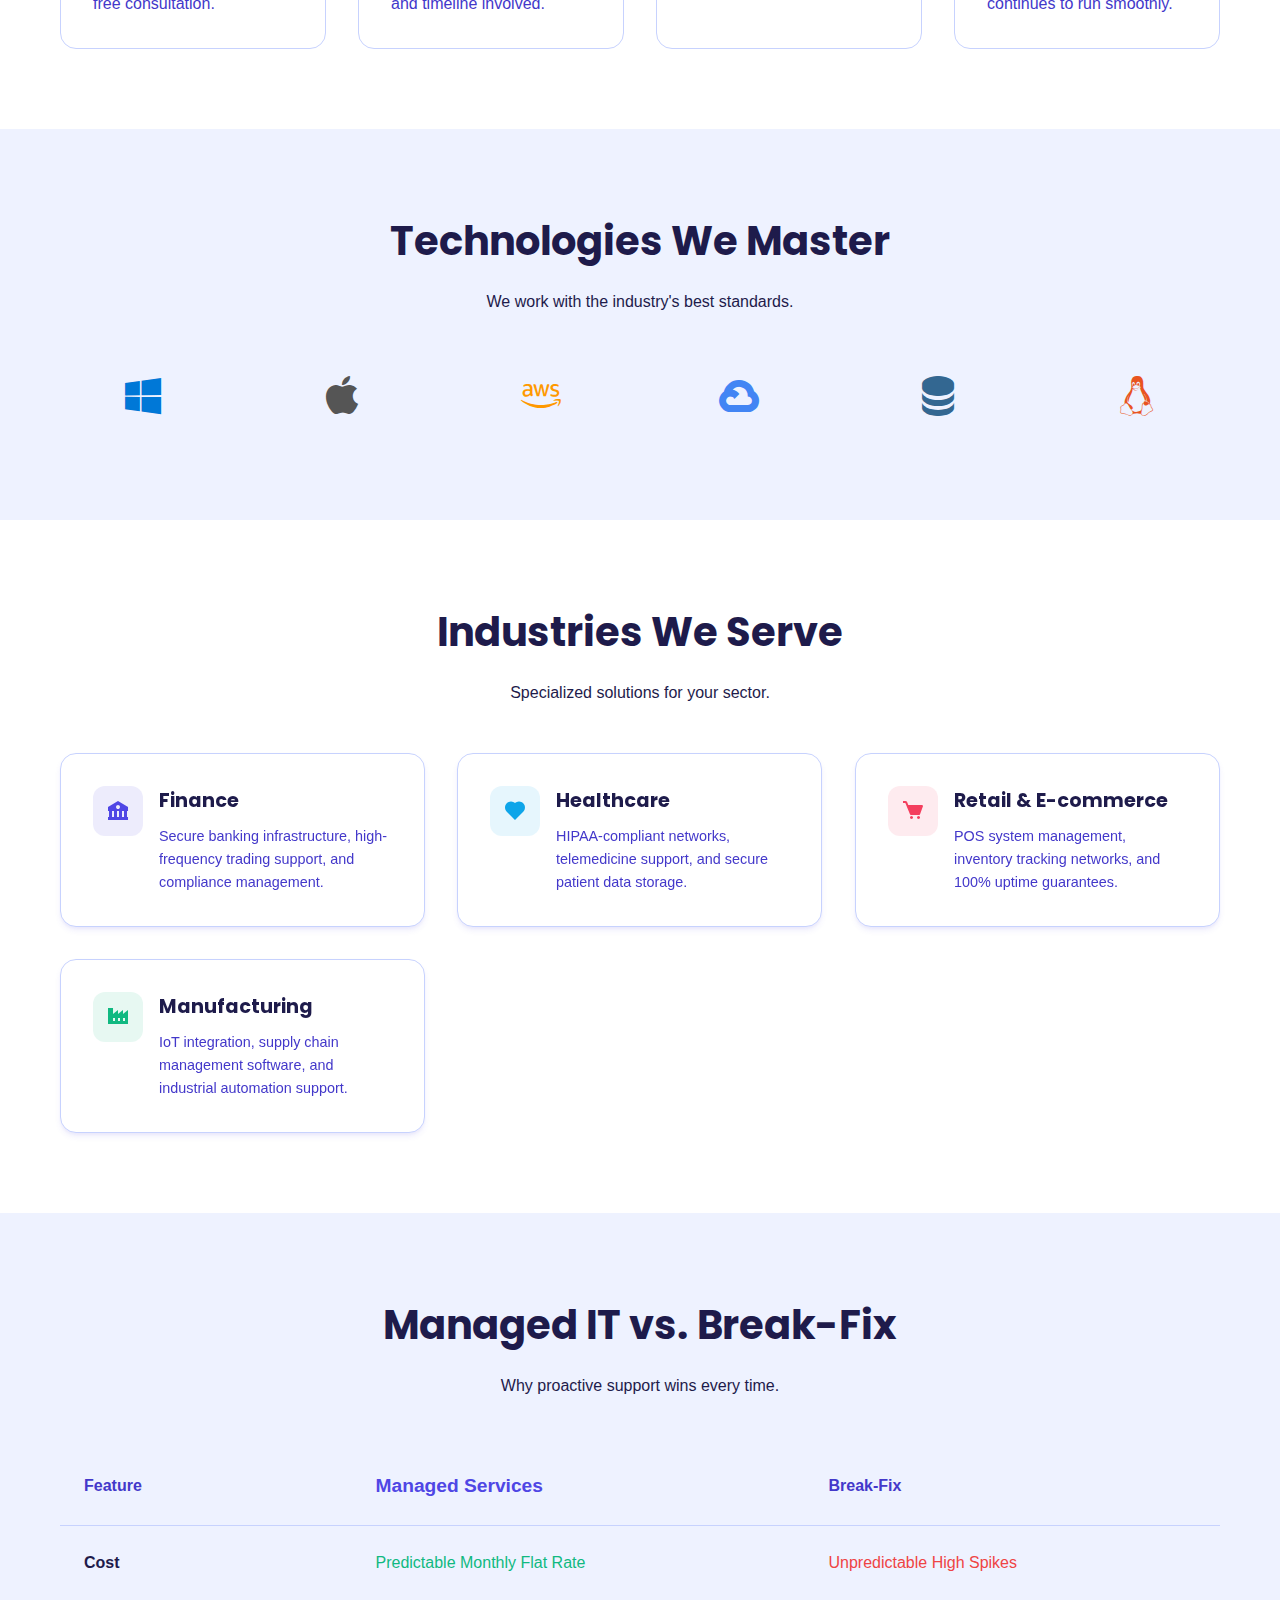
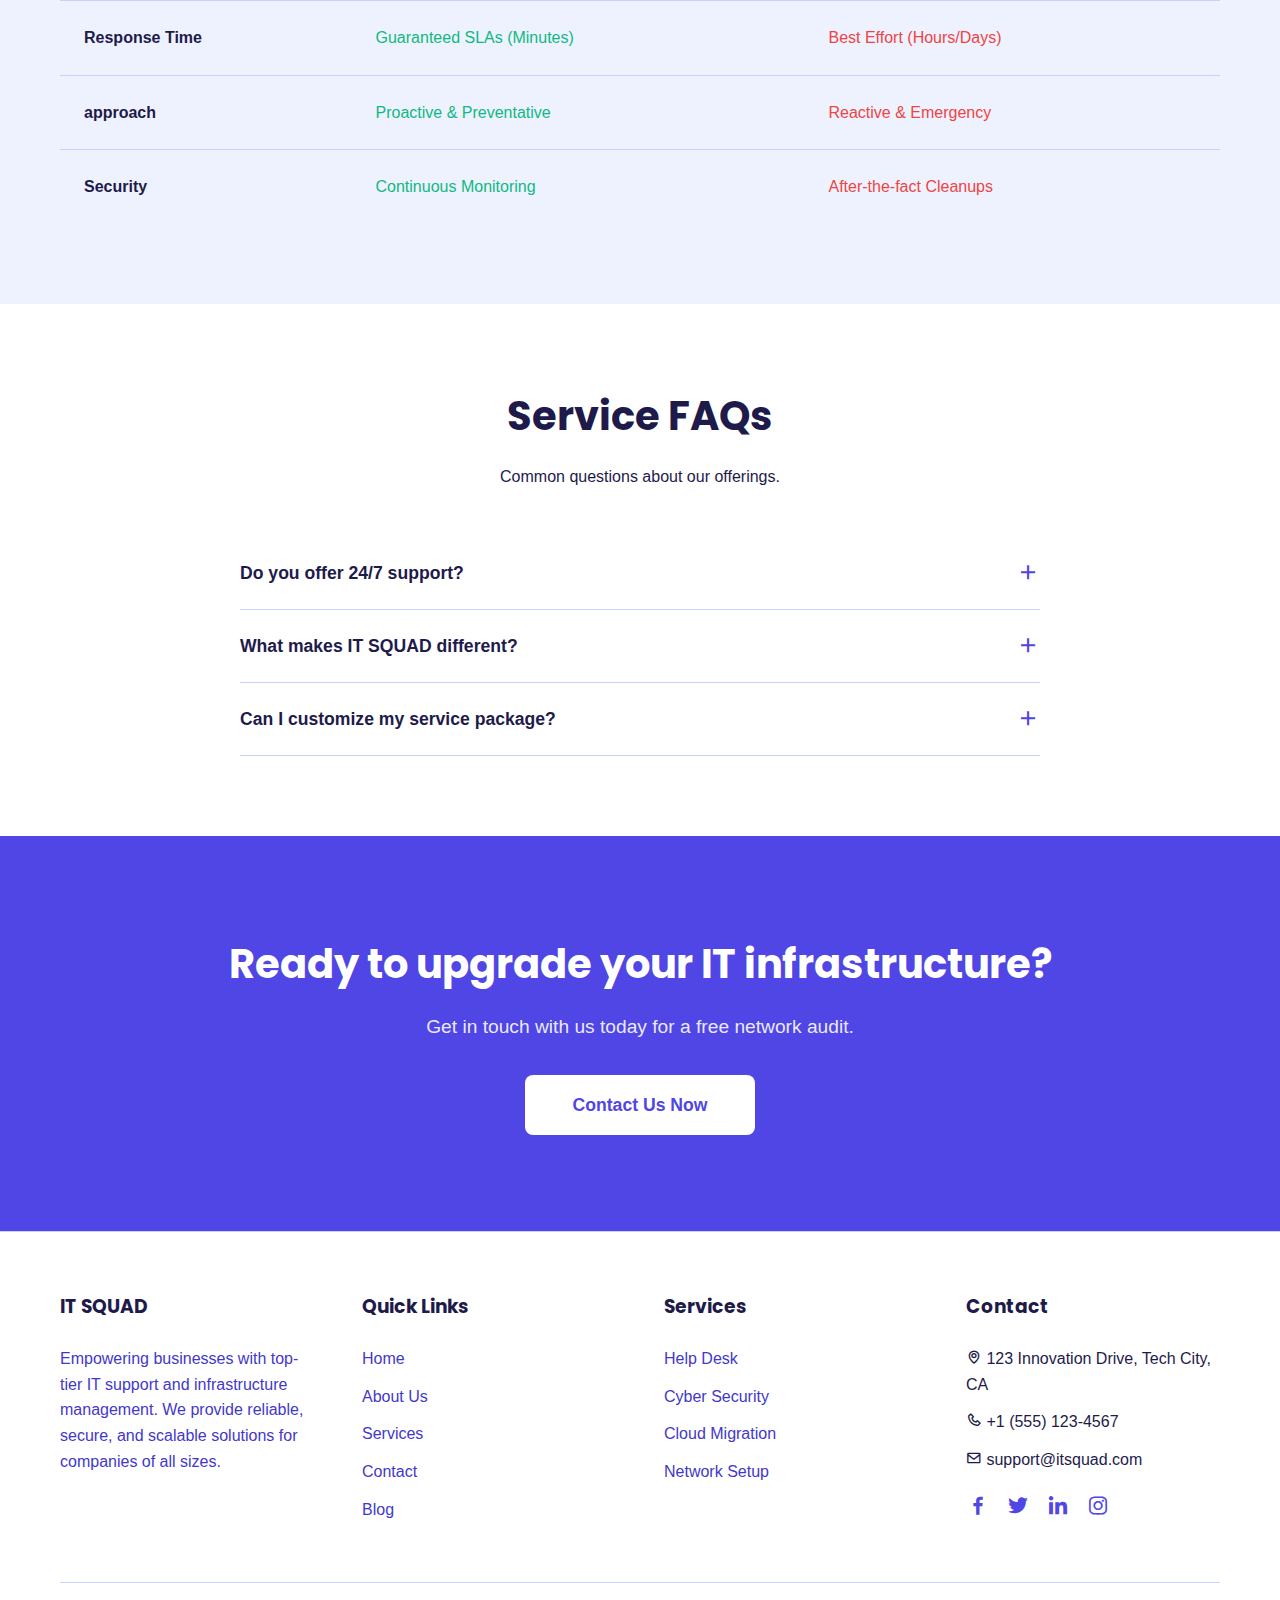
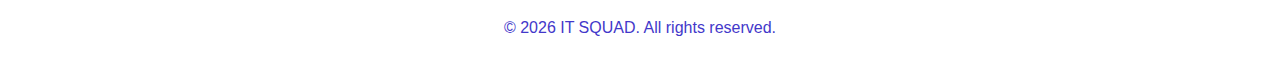
<file: services.html>
<!DOCTYPE html>
<html lang="en">

<head>
    <meta charset="UTF-8">
    <meta name="viewport" content="width=device-width, initial-scale=1.0">
    <title>Services - IT SQUAD</title>
    <link rel="stylesheet" href="style.css">
    <link href='https://unpkg.com/boxicons@2.1.4/css/boxicons.min.css' rel='stylesheet'>
    <style>
        .service-icon {
            width: 60px;
            height: 60px;
            background: var(--bg-body);
            border-radius: 12px;
            display: flex;
            align-items: center;
            justify-content: center;
            margin-bottom: 1.5rem;
            font-size: 2rem;
            color: var(--primary);
        }

        .process-step {
            position: relative;
            padding: 2rem;
            border: 1px solid var(--border);
            border-radius: 16px;
            background: var(--bg-card);
            transition: transform 0.3s;
        }

        .process-step:hover {
            transform: translateY(-5px);
            border-color: var(--primary);
        }

        .step-number {
            position: absolute;
            top: -15px;
            left: 20px;
            background: var(--primary);
            color: white;
            width: 30px;
            height: 30px;
            border-radius: 50%;
            display: flex;
            align-items: center;
            justify-content: center;
            font-weight: 700;
        }
    </style>
</head>

<body>
    <header>
        <div class="container flex justify-between items-center">
            <a href="index.html" class="logo">
                <i class='bx bx-code-block'></i> IT SQUAD
            </a>
            <nav>
                <ul class="nav-links">
                    <li class="dropdown">
                        <a href="#">Home <i class='bx bx-chevron-down'></i></a>
                        <div class="dropdown-content">
                            <a href="index.html">Home 1</a>
                            <a href="index2.html">Home 2</a>
                        </div>
                    </li>
                    <li><a href="about.html">About</a></li>
                    <li><a href="services.html" class="active">Services</a></li>

                    <li class="dropdown">
                        <a href="#">Dashboard <i class='bx bx-chevron-down'></i></a>
                        <div class="dropdown-content">
                            <a href="user-dashboard.html">User Dashboard</a>
                            <a href="admin-dashboard.html">Admin Dashboard</a>
                        </div>
                    </li>
                    <li><a href="contact.html">Contact</a></li>
                    <li><a href="login.html" class="btn btn-outline" style="padding: 8px 16px;">Login</a></li>
                    <li><a href="register.html" class="btn btn-primary" style="padding: 8px 16px; color: white;">Sign
                            Up</a></li>
                </ul>
            </nav>
            <div class="controls">
                <button id="rtl-toggle" class="btn-icon-animate" title="RTL Toggle"><i class='bx bx-globe'></i></button>
                <button id="theme-toggle" class="icon-btn"><i class='bx bx-moon'></i></button>
                <div id="menu-toggle" class="menu-toggle"><i class='bx bx-menu'></i></div>
            </div>
        </div>
    </header>

    <main>
        <section class="hero"
            style="min-height: 40vh; background: linear-gradient(rgba(0,0,0,0.6), rgba(0,0,0,0.6)), url('https://images.unsplash.com/photo-1518770660439-4636190af475?ixlib=rb-1.2.1&auto=format&fit=crop&w=1920&q=80'); background-size: cover; background-position: center;">
            <div class="container" style="text-align: center;">
                <div class="hero-content animate-fade-up" style="margin: 0 auto; color: white;">
                    <h1 style="color: white;">Our Services</h1>
                    <p style="margin: 0 auto; color: #e2e8f0;">Comprehensive IT solutions designed for your success.</p>
                </div>
            </div>
        </section>

        <section>
            <div class="container">
                <div class="grid animate-fade-up delay-200"
                    style="grid-template-columns: repeat(auto-fit, minmax(300px, 1fr)); gap: 2rem;">
                    <!-- Service 1 -->
                    <div class="card">
                        <div class="service-icon"><i class='bx bx-laptop'></i></div>
                        <h3>Hardware Support</h3>
                        <p style="color: var(--text-muted); margin: 1rem 0;">Diagnostic, repair, and maintenance for
                            desktops, laptops, and peripherals.</p>
                        <a href="#" style="color: var(--primary);">Learn more &rarr;</a>
                    </div>
                    <!-- Service 2 -->
                    <div class="card">
                        <div class="service-icon"><i class='bx bx-globe'></i></div>
                        <h3>Network Solutions</h3>
                        <p style="color: var(--text-muted); margin: 1rem 0;">Design, installation, and management of
                            secure wired and wireless networks.</p>
                        <a href="#" style="color: var(--primary);">Learn more &rarr;</a>
                    </div>
                    <!-- Service 3 -->
                    <div class="card">
                        <div class="service-icon"><i class='bx bx-cloud'></i></div>
                        <h3>Cloud Services</h3>
                        <p style="color: var(--text-muted); margin: 1rem 0;">Azure and AWS management, migration
                            assistance, and cloud security.</p>
                        <a href="#" style="color: var(--primary);">Learn more &rarr;</a>
                    </div>
                    <!-- Service 4 -->
                    <div class="card">
                        <div class="service-icon"><i class='bx bx-lock-alt'></i></div>
                        <h3>Cyber Security</h3>
                        <p style="color: var(--text-muted); margin: 1rem 0;">Penetration testing, firewall
                            configuration, and threat monitoring.</p>
                        <a href="#" style="color: var(--primary);">Learn more &rarr;</a>
                    </div>
                    <!-- Service 5 -->
                    <div class="card">
                        <div class="service-icon"><i class='bx bx-data'></i></div>
                        <h3>Data Recovery</h3>
                        <p style="color: var(--text-muted); margin: 1rem 0;">Professional recovery services for lost or
                            corrupted business data.</p>
                        <a href="#" style="color: var(--primary);">Learn more &rarr;</a>
                    </div>
                    <!-- Service 6 -->
                    <div class="card">
                        <div class="service-icon"><i class='bx bx-headphone'></i></div>
                        <h3>IT Consulting</h3>
                        <p style="color: var(--text-muted); margin: 1rem 0;">Strategic planning to align your technology
                            with your business goals.</p>
                        <a href="#" style="color: var(--primary);">Learn more &rarr;</a>
                    </div>
                </div>
            </div>
        </section>

        <!-- Our Process -->
        <section style="background-color: var(--bg-card);">
            <div class="container">
                <div class="section-title">
                    <h2>How We Work</h2>
                    <p>A streamlined process to solve your problems.</p>
                </div>
                <div class="grid" style="grid-template-columns: repeat(auto-fit, minmax(250px, 1fr)); gap: 2rem;">
                    <div class="process-step">
                        <div class="step-number">1</div>
                        <h3>Consultation</h3>
                        <p style="color: var(--text-muted); margin-top: 0.5rem;">We start by understanding your business
                            needs, pain points, and goals through a free consultation.</p>
                    </div>
                    <div class="process-step">
                        <div class="step-number">2</div>
                        <h3>Strategy</h3>
                        <p style="color: var(--text-muted); margin-top: 0.5rem;">Our experts design a tailored solution
                            plan, outlining the technologies and timeline involved.</p>
                    </div>
                    <div class="process-step">
                        <div class="step-number">3</div>
                        <h3>Execution</h3>
                        <p style="color: var(--text-muted); margin-top: 0.5rem;">We implement the solution with minimal
                            disruption to your daily operations.</p>
                    </div>
                    <div class="process-step">
                        <div class="step-number">4</div>
                        <h3>Support</h3>
                        <p style="color: var(--text-muted); margin-top: 0.5rem;">We provide ongoing monitoring and
                            support to ensure everything continues to run smoothly.</p>
                    </div>
                </div>
            </div>
        </section>

        <!-- Technologies We Support -->
        <section>
            <div class="container" style="text-align: center;">
                <div class="section-title">
                    <h2>Technologies We Master</h2>
                    <p>We work with the industry's best standards.</p>
                </div>
                <div class="grid" style="grid-template-columns: repeat(6, 1fr); gap: 2rem; align-items: center;">
                    <div style="font-size: 3rem; color: #0078D7; transition: transform 0.3s;"
                        onmouseover="this.style.transform='scale(1.2)'" onmouseout="this.style.transform='scale(1)'"><i
                            class='bx bxl-windows'></i></div>
                    <div style="font-size: 3rem; color: #555555; transition: transform 0.3s;"
                        onmouseover="this.style.transform='scale(1.2)'" onmouseout="this.style.transform='scale(1)'"><i
                            class='bx bxl-apple'></i></div>
                    <div style="font-size: 3rem; color: #FF9900; transition: transform 0.3s;"
                        onmouseover="this.style.transform='scale(1.2)'" onmouseout="this.style.transform='scale(1)'"><i
                            class='bx bxl-aws'></i></div>
                    <div style="font-size: 3rem; color: #4285F4; transition: transform 0.3s;"
                        onmouseover="this.style.transform='scale(1.2)'" onmouseout="this.style.transform='scale(1)'"><i
                            class='bx bxl-google-cloud'></i></div>
                    <div style="font-size: 3rem; color: #336791; transition: transform 0.3s;"
                        onmouseover="this.style.transform='scale(1.2)'" onmouseout="this.style.transform='scale(1)'"><i
                            class='bx bxs-data'></i></div>
                    <div style="font-size: 3rem; color: #E95420; transition: transform 0.3s;"
                        onmouseover="this.style.transform='scale(1.2)'" onmouseout="this.style.transform='scale(1)'"><i
                            class='bx bxl-tux'></i></div>
                </div>
            </div>
        </section>


        <!-- Industries We Serve -->
        <section style="background-color: var(--bg-card);">
            <div class="container">
                <div class="section-title">
                    <h2>Industries We Serve</h2>
                    <p>Specialized solutions for your sector.</p>
                </div>
                <div class="grid" style="grid-template-columns: repeat(auto-fit, minmax(280px, 1fr)); gap: 2rem;">
                    <div class="card" style="display: flex; align-items: start; gap: 1rem;">
                        <div
                            style="min-width: 50px; height: 50px; background: rgba(79, 70, 229, 0.1); border-radius: 12px; display: flex; align-items: center; justify-content: center; color: var(--primary); font-size: 1.5rem;">
                            <i class='bx bxs-bank'></i>
                        </div>
                        <div>
                            <h3 style="margin-bottom: 0.5rem; font-size: 1.2rem;">Finance</h3>
                            <p style="color: var(--text-muted); font-size: 0.9rem;">Secure banking infrastructure,
                                high-frequency trading support, and compliance management.</p>
                        </div>
                    </div>
                    <div class="card" style="display: flex; align-items: start; gap: 1rem;">
                        <div
                            style="min-width: 50px; height: 50px; background: rgba(14, 165, 233, 0.1); border-radius: 12px; display: flex; align-items: center; justify-content: center; color: var(--secondary); font-size: 1.5rem;">
                            <i class='bx bxs-heart'></i>
                        </div>
                        <div>
                            <h3 style="margin-bottom: 0.5rem; font-size: 1.2rem;">Healthcare</h3>
                            <p style="color: var(--text-muted); font-size: 0.9rem;">HIPAA-compliant networks,
                                telemedicine support, and secure patient data storage.</p>
                        </div>
                    </div>
                    <div class="card" style="display: flex; align-items: start; gap: 1rem;">
                        <div
                            style="min-width: 50px; height: 50px; background: rgba(244, 63, 94, 0.1); border-radius: 12px; display: flex; align-items: center; justify-content: center; color: var(--accent); font-size: 1.5rem;">
                            <i class='bx bxs-cart'></i>
                        </div>
                        <div>
                            <h3 style="margin-bottom: 0.5rem; font-size: 1.2rem;">Retail & E-commerce</h3>
                            <p style="color: var(--text-muted); font-size: 0.9rem;">POS system management, inventory
                                tracking networks, and 100% uptime guarantees.</p>
                        </div>
                    </div>
                    <div class="card" style="display: flex; align-items: start; gap: 1rem;">
                        <div
                            style="min-width: 50px; height: 50px; background: rgba(16, 185, 129, 0.1); border-radius: 12px; display: flex; align-items: center; justify-content: center; color: #10b981; font-size: 1.5rem;">
                            <i class='bx bxs-factory'></i>
                        </div>
                        <div>
                            <h3 style="margin-bottom: 0.5rem; font-size: 1.2rem;">Manufacturing</h3>
                            <p style="color: var(--text-muted); font-size: 0.9rem;">IoT integration, supply chain
                                management software, and industrial automation support.</p>
                        </div>
                    </div>
                </div>
            </div>
        </section>

        <!-- Managed vs Break-Fix -->
        <section>
            <div class="container">
                <div class="section-title">
                    <h2>Managed IT vs. Break-Fix</h2>
                    <p>Why proactive support wins every time.</p>
                </div>
                <div style="overflow-x: auto;">
                    <table style="width: 100%; border-collapse: collapse; min-width: 600px;">
                        <thead>
                            <tr style="border-bottom: 1px solid var(--border);">
                                <th style="text-align: left; padding: 1.5rem; color: var(--text-muted);">Feature</th>
                                <th
                                    style="text-align: left; padding: 1.5rem; color: var(--primary); font-size: 1.2rem;">
                                    Managed Services</th>
                                <th style="text-align: left; padding: 1.5rem; color: var(--text-muted);">Break-Fix</th>
                            </tr>
                        </thead>
                        <tbody>
                            <tr style="border-bottom: 1px solid var(--border);">
                                <td style="padding: 1.5rem; font-weight: 600;">Cost</td>
                                <td style="padding: 1.5rem; color: #10b981;">Predictable Monthly Flat Rate</td>
                                <td style="padding: 1.5rem; color: #ef4444;">Unpredictable High Spikes</td>
                            </tr>
                            <tr style="border-bottom: 1px solid var(--border);">
                                <td style="padding: 1.5rem; font-weight: 600;">Response Time</td>
                                <td style="padding: 1.5rem; color: #10b981;">Guaranteed SLAs (Minutes)</td>
                                <td style="padding: 1.5rem; color: #ef4444;">Best Effort (Hours/Days)</td>
                            </tr>
                            <tr style="border-bottom: 1px solid var(--border);">
                                <td style="padding: 1.5rem; font-weight: 600;">approach</td>
                                <td style="padding: 1.5rem; color: #10b981;">Proactive & Preventative</td>
                                <td style="padding: 1.5rem; color: #ef4444;">Reactive & Emergency</td>
                            </tr>
                            <tr>
                                <td style="padding: 1.5rem; font-weight: 600;">Security</td>
                                <td style="padding: 1.5rem; color: #10b981;">Continuous Monitoring</td>
                                <td style="padding: 1.5rem; color: #ef4444;">After-the-fact Cleanups</td>
                            </tr>
                        </tbody>
                    </table>
                </div>
            </div>
        </section>

        <!-- Services FAQ -->
        <section style="background-color: var(--bg-card);">
            <div class="container">
                <div class="section-title">
                    <h2>Service FAQs</h2>
                    <p>Common questions about our offerings.</p>
                </div>
                <!-- Reusing simple accordion style -->
                <div class="accordion" style="max-width: 800px; margin: 0 auto;">
                    <div class="accordion-item" style="border-bottom: 1px solid var(--border);">
                        <button class="accordion-header"
                            style="width: 100%; text-align: left; padding: 1.5rem 0; background: none; border: none; font-size: 1.1rem; font-weight: 600; cursor: pointer; display: flex; justify-content: space-between; align-items: center; color: var(--text-main);">
                            <span>Do you offer 24/7 support?</span>
                            <i class='bx bx-plus' style="color: var(--primary); font-size: 1.5rem;"></i>
                        </button>
                        <div class="accordion-content"
                            style="max-height: 0; overflow: hidden; transition: max-height 0.3s ease;">
                            <p style="padding-bottom: 1.5rem; color: var(--text-muted);">Yes, our Professional and
                                Enterprise plans include round-the-clock monitoring and support.</p>
                        </div>
                    </div>
                    <div class="accordion-item" style="border-bottom: 1px solid var(--border);">
                        <button class="accordion-header"
                            style="width: 100%; text-align: left; padding: 1.5rem 0; background: none; border: none; font-size: 1.1rem; font-weight: 600; cursor: pointer; display: flex; justify-content: space-between; align-items: center; color: var(--text-main);">
                            <span>What makes IT SQUAD different?</span>
                            <i class='bx bx-plus' style="color: var(--primary); font-size: 1.5rem;"></i>
                        </button>
                        <div class="accordion-content"
                            style="max-height: 0; overflow: hidden; transition: max-height 0.3s ease;">
                            <p style="padding-bottom: 1.5rem; color: var(--text-muted);">We focus on proactive
                                maintenance rather than just fixing broken things. Our goal is to prevent issues before
                                they disrupt your business.</p>
                        </div>
                    </div>
                    <div class="accordion-item" style="border-bottom: 1px solid var(--border);">
                        <button class="accordion-header"
                            style="width: 100%; text-align: left; padding: 1.5rem 0; background: none; border: none; font-size: 1.1rem; font-weight: 600; cursor: pointer; display: flex; justify-content: space-between; align-items: center; color: var(--text-main);">
                            <span>Can I customize my service package?</span>
                            <i class='bx bx-plus' style="color: var(--primary); font-size: 1.5rem;"></i>
                        </button>
                        <div class="accordion-content"
                            style="max-height: 0; overflow: hidden; transition: max-height 0.3s ease;">
                            <p style="padding-bottom: 1.5rem; color: var(--text-muted);">Absolutely. We understand every
                                business is unique. Contact us for a custom quote tailored to your specific needs.</p>
                        </div>
                    </div>
                </div>
            </div>
            <!-- FAQ Script Embed -->
            <script>
                document.addEventListener('DOMContentLoaded', function () {
                    const headers = document.querySelectorAll('.accordion-header');
                    headers.forEach(header => {
                        header.addEventListener('click', () => {
                            const content = header.nextElementSibling;
                            const icon = header.querySelector('i');
                            if (content.style.maxHeight && content.style.maxHeight !== '0px') {
                                content.style.maxHeight = '0px';
                                icon.classList.replace('bx-minus', 'bx-plus');
                            } else {
                                content.style.maxHeight = content.scrollHeight + 'px';
                                icon.classList.replace('bx-plus', 'bx-minus');
                            }
                        });
                    });
                });
            </script>
        </section>

        <!-- CTA -->
        <section style="background-color: var(--primary); padding: 6rem 0;">
            <div class="container" style="text-align: center;">
                <h2 style="margin-bottom: 1rem; color: white; font-size: 2.5rem;">Ready to upgrade your IT
                    infrastructure?</h2>
                <p style="margin-bottom: 2rem; color: rgba(255, 255, 255, 0.9); font-size: 1.2rem;">Get in touch with us
                    today
                    for a free network audit.</p>
                <a href="contact.html" class="btn btn-primary"
                    style="background: white; color: var(--primary); padding: 1rem 3rem; font-size: 1.1rem; border: none;">Contact
                    Us
                    Now</a>
            </div>
        </section>
    </main>

    <footer>
        <div class="container">
            <div class="footer-grid">
                <div class="footer-col">
                    <h3>IT SQUAD</h3>
                    <p style="color: var(--text-muted);">Empowering businesses with top-tier IT support and
                        infrastructure management. We provide reliable, secure, and scalable solutions for companies of
                        all sizes.</p>
                </div>
                <div class="footer-col">
                    <h3>Quick Links</h3>
                    <ul>
                        <li><a href="index.html">Home</a></li>
                        <li><a href="about.html">About Us</a></li>
                        <li><a href="services.html">Services</a></li>
                        <li><a href="contact.html">Contact</a></li>
                        <li><a href="blog.html">Blog</a></li>
                    </ul>
                </div>
                <div class="footer-col">
                    <h3>Services</h3>
                    <ul>
                        <li><a href="service-details.html">Help Desk</a></li>
                        <li><a href="service-details.html">Cyber Security</a></li>
                        <li><a href="service-details.html">Cloud Migration</a></li>
                        <li><a href="service-details.html">Network Setup</a></li>
                    </ul>
                </div>
                <div class="footer-col">
                    <h3>Contact</h3>
                    <ul>
                        <li><i class='bx bx-map'></i> 123 Innovation Drive, Tech City, CA</li>
                        <li><i class='bx bx-phone'></i> +1 (555) 123-4567</li>
                        <li><i class='bx bx-envelope'></i> support@itsquad.com</li>
                    </ul>
                    <div style="margin-top: 1rem; display: flex; gap: 1rem;">
                        <a href="#" style="color: var(--primary); font-size: 1.5rem;"><i
                                class='bx bxl-facebook'></i></a>
                        <a href="#" style="color: var(--primary); font-size: 1.5rem;"><i class='bx bxl-twitter'></i></a>
                        <a href="#" style="color: var(--primary); font-size: 1.5rem;"><i
                                class='bx bxl-linkedin'></i></a>
                        <a href="#" style="color: var(--primary); font-size: 1.5rem;"><i
                                class='bx bxl-instagram'></i></a>
                    </div>
                </div>
            </div>
            <div class="copyright">
                <p>&copy; 2026 IT SQUAD. All rights reserved.</p>
            </div>
        </div>
    </footer>

    <script src="main.js"></script>
    <script src="rtltoggle.js"></script>
</body>

</html>
</file>
<file: style.css>
@import url('https://fonts.googleapis.com/css2?family=Outfit:wght@300;400;500;600;700&family=Poppins:wght@400;500;600;700&display=swap');

:root {
    /* Light Theme Colors */
    --primary: #4F46E5;
    --primary-hover: #4338ca;
    --secondary: #0EA5E9;
    --accent: #F43F5E;

    /* Expanded Palette */
    --success: #10B981;
    /* Emerald */
    --warning: #F59E0B;
    /* Amber */
    --info: #3B82F6;
    /* Blue */
    --purple: #8B5CF6;
    /* Violet */
    --teal: #14B8A6;
    /* Teal */

    --bg-body: #eef2ff;
    /* Indigo 50 - Bright Tint */
    --bg-card: #FFFFFF;
    --text-main: #1e1b4b;
    /* Indigo 950 - Deep Blue instead of Black */
    --text-muted: #4338ca;
    /* Indigo 700 - Bright Blue instead of Grey */
    --border: #c7d2fe;
    /* Indigo 200 - Bright Blue Border */
    --shadow: 0 4px 6px -1px rgba(79, 70, 229, 0.1), 0 2px 4px -1px rgba(79, 70, 229, 0.06);
    /* Blue shadow */
    --gradient-hero: linear-gradient(135deg, #e0e7ff 0%, #c7d2fe 100%);

    /* Fonts */
    --font-main: 'Outfit', sans-serif;
    --font-heading: 'Poppins', sans-serif;
}

[data-theme="dark"] {
    /* Dark Theme Colors */
    --primary: #6366F1;
    --primary-hover: #818cf8;
    --secondary: #38BDF8;
    --accent: #FB7185;
    --bg-body: #0f172a;
    /* Slate 900 - Keep deep dark */
    --bg-card: #1e1b4b;
    /* Indigo 950 - Deep Blue Card */
    --text-main: #e0e7ff;
    /* Indigo 100 */
    --text-muted: #818cf8;
    /* Indigo 400 - Bright Blue Text */
    --border: #312e81;
    /* Indigo 900 */
    --shadow: 0 4px 6px -1px rgba(0, 0, 0, 0.5);
    --gradient-hero: linear-gradient(135deg, #0f172a 0%, #1e1b4b 100%);
}

[data-theme="dark"] h1,
[data-theme="dark"] h2,
[data-theme="dark"] h3 {
    text-shadow: 0 0 20px rgba(99, 102, 241, 0.3);
}

* {
    margin: 0;
    padding: 0;
    box-sizing: border-box;
}

body {
    font-family: 'Inter', sans-serif;
    background-color: var(--bg-body);
    color: var(--text-main);
    transition: background-color 0.3s ease, color 0.3s ease;
    line-height: 1.6;
    overflow-x: hidden;
    /* Prevent horizontal scroll globally */
    width: 100%;
    min-height: 100vh;
    display: flex;
    flex-direction: column;
    padding-top: 80px;
    /* Compensation for fixed header */
}

main {
    flex: 1;
}

h1,
h2,
h3,
h4,
h5,
h6 {
    font-family: var(--font-heading);
}

a {
    text-decoration: none;
    color: inherit;
}

ul {
    list-style: none;
}

img,
video,
iframe {
    max-width: 100%;
    height: auto;
    display: block;
}

/* Table Responsiveness */
.table-responsive {
    overflow-x: auto;
    -webkit-overflow-scrolling: touch;
    width: 100%;
    margin-bottom: 1rem;
    scrollbar-width: thin;
}

table {
    width: 100%;
    border-collapse: collapse;
}

/* Utilities */
.container {
    max-width: 1200px;
    margin: 0 auto;
    padding: 0 20px;
    width: 100%;
}

.flex {
    display: flex;
}

.flex-col {
    flex-direction: column;
}

.p-1 {
    padding: 0.5rem;
}

.p-2 {
    padding: 1rem;
}

.p-3 {
    padding: 1.5rem;
}


.grid {
    display: grid;
}

.items-center {
    align-items: center;
}

.justify-between {
    justify-content: space-between;
}

.justify-center {
    justify-content: center;
}

.gap-1 {
    gap: 1rem;
}

.gap-2 {
    gap: 2rem;
}

.gap-4 {
    gap: 4rem;
}

.btn {
    display: inline-block;
    padding: 12px 24px;
    border-radius: 8px;
    font-weight: 600;
    cursor: pointer;
    transition: all 0.3s ease;
    border: none;
}

.btn-primary {
    background-color: var(--primary);
    color: white;
}

.btn-primary:hover {
    background-color: var(--primary-hover);
    transform: translateY(-2px);
    box-shadow: 0 4px 12px rgba(79, 70, 229, 0.3);
}

.btn-outline {
    border: 2px solid var(--primary);
    color: var(--primary);
    background: transparent;
}

.btn-outline:hover,
.nav-links a.btn-outline:hover {
    background-color: var(--primary);
    color: white !important;
}

.card {
    background-color: var(--bg-card);
    border-radius: 16px;
    padding: 2rem;
    border: 1px solid var(--border);
    box-shadow: var(--shadow);
    transition: transform 0.3s ease;
    will-change: transform;
}

.card:hover {
    transform: translateY(-8px);
    box-shadow: 0 15px 30px -5px rgba(79, 70, 229, 0.3);
    border-color: var(--primary);
}

[data-theme="dark"] .card:hover {
    box-shadow: 0 15px 30px -5px rgba(99, 102, 241, 0.4);
}

.card h3 {
    transition: color 0.3s ease;
}

.card:hover h3 {
    color: var(--primary);
}

/* Icon Rotation Effect */
.btn:hover i,
.card:hover .service-icon i,
.card:hover .bx {
    transform: rotate(15deg) scale(1.15);
    transition: transform 0.3s cubic-bezier(0.34, 1.56, 0.64, 1);
}

/* Ensure smooth transition for icons */
.btn i,
.card .service-icon i,
.card .bx {
    transition: transform 0.3s ease;
    display: inline-block;
    /* Required for transform */
}

/* Header */
header {
    background-color: var(--bg-card);
    border-bottom: 1px solid var(--border);
    position: fixed;
    top: 0;
    left: 0;
    width: 100%;
    z-index: 1000;
    padding: 1rem 0;
    flex-shrink: 0;
}

.nav-links {
    display: flex;
    gap: 2rem;
    align-items: center;
}

.nav-links a {
    font-weight: 500;
    color: var(--text-muted);
    transition: color 0.3s;
}

.nav-links a:hover,
.nav-links a.active {
    color: var(--primary);
}

/* Link Underline Effect */
.nav-links a::after {
    content: '';
    display: block;
    width: 0;
    height: 2px;
    background: var(--primary);
    transition: width 0.3s;
    margin: 0 auto;
}

.nav-links a:hover::after,
.nav-links a.active::after {
    width: 100%;
}

/* Dropdown Menu */
.dropdown {
    position: relative;
    display: inline-block;
}

.dropdown-content {
    display: none;
    position: absolute;
    background-color: var(--bg-card);
    min-width: 180px;
    box-shadow: var(--shadow);
    z-index: 1;
    border-radius: 8px;
    top: 100%;
    left: 0;
    border: 1px solid var(--border);
    padding: 0.5rem 0;
    margin-top: 0.5rem;
}

.dropdown-content a {
    color: var(--text-main);
    padding: 12px 16px;
    text-decoration: none;
    display: block;
    font-weight: 400;
}

.dropdown-content a:hover {
    background-color: var(--bg-body);
    color: var(--primary);
}

.dropdown:hover .dropdown-content,
.dropdown.active .dropdown-content {
    display: block;
    animation: fadeIn 0.2s ease-in;
}

@keyframes fadeIn {
    from {
        opacity: 0;
        transform: translateY(10px);
    }

    to {
        opacity: 1;
        transform: translateY(0);
    }
}

.logo {
    font-size: 1.5rem;
    font-weight: 700;
    color: var(--primary);
    display: flex;
    align-items: center;
    gap: 0.5rem;
}

/* Mobile Menu */
.menu-toggle {
    display: none;
    font-size: 1.5rem;
    cursor: pointer;
    color: var(--text-main);
}

/* Theme & RTL Toggles */
.controls {
    display: flex;
    gap: 1rem;
    align-items: center;
}

.icon-btn {
    background: transparent;
    border: 1px solid var(--border);
    border-radius: 50%;
    width: 40px;
    height: 40px;
    display: flex;
    align-items: center;
    justify-content: center;
    cursor: pointer;
    color: var(--text-main);
    transition: all 0.3s;
}

.icon-btn:hover {
    background-color: var(--border);
}

/* Hero Section */
.hero {
    padding: 80px 0;
    background: var(--gradient-hero);
    min-height: 80vh;
    display: flex;
    align-items: center;
}

.hero-content h1 {
    font-size: 3.5rem;
    line-height: 1.2;
    margin-bottom: 1.5rem;
    background: linear-gradient(to right, var(--primary), var(--secondary), var(--accent), var(--primary));
    background-size: 300%;
    -webkit-background-clip: text;
    background-clip: text;
    -webkit-text-fill-color: transparent;
    animation: shimmer 5s linear infinite;
}

@keyframes shimmer {
    0% {
        background-position: 0% 50%;
    }

    100% {
        background-position: 100% 50%;
    }
}

.hero-content p {
    font-size: 1.25rem;
    color: var(--text-muted);
    margin-bottom: 2rem;
    max-width: 600px;
}

/* Sections */
section {
    padding: 80px 0;
}

.section-title {
    text-align: center;
    margin-bottom: 3rem;
}

.section-title h2 {
    font-size: 2.5rem;
    margin-bottom: 1rem;
}

/* Footer */
footer {
    background-color: var(--bg-card);
    border-top: 1px solid var(--border);
    padding: 60px 0 20px;
    margin-top: auto;
}

.footer-grid {
    display: grid;
    grid-template-columns: repeat(auto-fit, minmax(200px, 1fr));
    gap: 3rem;
    margin-bottom: 3rem;
}

.footer-col h3 {
    margin-bottom: 1.5rem;
    color: var(--text-main);
}

.footer-col ul li {
    margin-bottom: 0.75rem;
}

.footer-col a {
    color: var(--text-muted);
}

.footer-col a:hover {
    color: var(--primary);
}

#sidebar-toggle {
    display: none;
}

.copyright {
    text-align: center;
    padding-top: 2rem;
    border-top: 1px solid var(--border);
    color: var(--text-muted);
}

/* RTL Support */
[dir="rtl"] {
    direction: rtl;
    text-align: right;
}

[dir="rtl"] .nav-links {
    padding-right: 0;
    padding-left: 0;
}

[dir="rtl"] .dropdown-content {
    left: auto;
    right: 0;
}

[dir="rtl"] .section-title {
    text-align: right;
}

[dir="rtl"] .phone-number {
    direction: ltr;
    unicode-bidi: embed;
}


/* Responsive */
@media (max-width: 768px) {
    .nav-links {
        display: none;
        position: absolute;
        top: 100%;
        left: 0;
        width: 100%;
        background-color: var(--bg-card);
        flex-direction: column;
        padding: 2rem;
        border-bottom: 1px solid var(--border);
        box-shadow: var(--shadow);
        z-index: 100;
    }

    html[dir="rtl"] .nav-links {
        left: auto !important;
        right: 0 !important;
    }

    #sidebar-toggle {
        display: inline-flex !important;
    }

    .nav-links.active {
        display: flex;
    }

    .menu-toggle {
        display: block;
    }

    .dropdown {
        width: 100%;
        text-align: center;
    }

    .dropdown-content {
        position: static;
        box-shadow: none;
        border: none;
        padding-left: 1rem;
        display: none;
    }

    .dropdown.active .dropdown-content {
        display: block;
    }

    .hero {
        text-align: center;
    }

    .hero .container {
        flex-direction: column-reverse;
    }

    .hero-content h1 {
        font-size: 2.2rem;
    }

    .grid {
        grid-template-columns: 1fr;
    }

    .pricing-pro {
        transform: scale(1) !important;
        /* Disable scale on mobile */
        margin: 1rem 0;
    }

    .section-title h2 {
        font-size: 2rem;
    }

    .container {
        padding: 0 16px;
    }

    /* Dashboard-specific mobile optimizations */
    .dashboard-page header .container {
        flex-wrap: wrap;
        gap: 0.5rem;
    }

    .dashboard-page nav {
        order: 3;
        width: 100%;
    }

    .dashboard-page .user-profile {
        order: 2;
        margin-left: auto;
    }

    .dashboard-page .controls {
        order: 2;
        margin-left: 0 !important;
    }

    .dashboard-page .logo {
        order: 1;
        font-size: 1.2rem;
    }
}

@media (max-width: 480px) {
    .btn {
        width: 100%;
        /* Full width buttons on small screens */
        text-align: center;
        margin-bottom: 0.5rem;
    }

    .flex.gap-1 {
        flex-direction: column;
    }
}

/* -------------------------------------------------------------------------- */
/*                               New Components                               */
/* -------------------------------------------------------------------------- */

/* Pricing Tables */
.pricing-card {
    border: 1px solid var(--border);
    border-radius: 16px;
    padding: 2rem;
    transition: all 0.3s ease;
    background: var(--bg-card);
    position: relative;
    overflow: hidden;
}

.pricing-card:hover {
    transform: translateY(-5px);
    box-shadow: 0 10px 20px rgba(0, 0, 0, 0.1);
    border-color: var(--primary);
}

.pricing-card.popular {
    border-color: var(--primary);
    background: linear-gradient(to bottom, var(--bg-card), rgba(79, 70, 229, 0.05));
}

.price-tag {
    font-size: 3rem;
    font-weight: 700;
    color: var(--text-main);
    margin: 1.5rem 0;
}

.price-period {
    font-size: 1rem;
    color: var(--text-muted);
    font-weight: 400;
}

.feature-list li {
    margin-bottom: 0.75rem;
    color: var(--text-muted);
    display: flex;
    align-items: center;
    gap: 0.5rem;
}

/* Blog Grid */
.blog-grid {
    display: grid;
    grid-template-columns: repeat(auto-fill, minmax(300px, 1fr));
    gap: 2rem;
}

.blog-card {
    border-radius: 16px;
    overflow: hidden;
    background: var(--bg-card);
    border: 1px solid var(--border);
    transition: transform 0.3s;
}

.blog-card:hover {
    transform: translateY(-5px);
}

.blog-img {
    height: 200px;
    background-color: var(--border);
    display: flex;
    align-items: center;
    justify-content: center;
    color: var(--text-muted);
    font-size: 3rem;
}

.blog-content {
    padding: 1.5rem;
}

/* FAQ Accordion */
.faq-item {
    background: var(--bg-card);
    border: 1px solid var(--border);
    border-radius: 8px;
    margin-bottom: 1rem;
    overflow: hidden;
}

.faq-question {
    padding: 1.5rem;
    font-weight: 600;
    cursor: pointer;
    display: flex;
    justify-content: space-between;
    align-items: center;
    background: var(--bg-card);
    transition: background-color 0.2s;
}

.faq-question:hover {
    background-color: var(--bg-body);
}

.faq-answer {
    padding: 0 1.5rem;
    max-height: 0;
    overflow: hidden;
    transition: max-height 0.3s ease, padding 0.3s ease;
    color: var(--text-muted);
    line-height: 1.6;
}

.faq-item.active .faq-answer {
    padding: 0 1.5rem 1.5rem;
    max-height: 500px;
    /* Arbitrary large height */
}

.faq-item.active .faq-question i {
    transform: rotate(180deg);
}

/* Badges */
.badge {
    padding: 4px 8px;
    border-radius: 4px;
    font-size: 0.75rem;
    font-weight: 700;
    text-transform: uppercase;
}

.badge-primary {
    background: rgba(79, 70, 229, 0.1);
    color: var(--primary);
}

.badge-secondary {
    background: rgba(14, 165, 233, 0.1);
    color: var(--secondary);
}

.badge-accent {
    background: rgba(244, 63, 94, 0.1);
    color: var(--accent);
}

/* Forms */
.form-group {
    margin-bottom: 1.5rem;
}

.form-label {
    display: block;
    margin-bottom: 0.5rem;
    font-weight: 500;
}

.form-control {
    width: 100%;
    padding: 12px;
    border-radius: 8px;
    border: 1px solid var(--border);
    background-color: var(--bg-body);
    color: var(--text-main);
    outline: none;
    transition: border-color 0.3s;
}

.form-control:focus {
    border-color: var(--primary);
}

/* Pagination */
.pagination {
    display: flex;
    justify-content: center;
    gap: 0.5rem;
    margin-top: 3rem;
}

.page-link {
    width: 40px;
    height: 40px;
    display: flex;
    align-items: center;
    justify-content: center;
    border-radius: 8px;
    border: 1px solid var(--border);
    color: var(--text-muted);
    transition: all 0.2s;
}

.page-link:hover,
.page-link.active {
    background-color: var(--primary);
    color: white;
    border-color: var(--primary);
}

/* -------------------------------------------------------------------------- */
/*                                 Animations                                 */
/* -------------------------------------------------------------------------- */

@keyframes fadeInUp {
    from {
        opacity: 0;
        transform: translateY(20px);
    }

    to {
        opacity: 1;
        transform: translateY(0);
    }
}

@keyframes fadeIn {
    from {
        opacity: 0;
    }

    to {
        opacity: 1;
    }
}

.animate-fade-up {
    animation: fadeInUp 0.6s ease-out forwards;
    opacity: 0;
    /* Star invisible */
}

.animate-fade-in {
    animation: fadeIn 0.8s ease-out forwards;
    opacity: 0;
}

.delay-100 {
    animation-delay: 0.1s;
}

.delay-200 {
    animation-delay: 0.2s;
}

.delay-300 {
    animation-delay: 0.3s;
}

.delay-400 {
    animation-delay: 0.4s;
}

.delay-500 {
    animation-delay: 0.5s;
}

/* -------------------------------------------------------------------------- */
/*                           Theme-Aware Utilities                            */
/* -------------------------------------------------------------------------- */

.bg-subtle-success {
    background-color: #ecfdf5;
    color: #065f46;
}

.bg-subtle-warning {
    background-color: #fffbeb;
    color: #92400e;
}

.bg-subtle-info {
    background-color: #eff6ff;
    color: #1e40af;
}

.bg-subtle-danger {
    background-color: #fff1f2;
    color: #9f1239;
}

[data-theme="dark"] .bg-subtle-success {
    background-color: rgba(16, 185, 129, 0.15);
    color: #6ee7b7;
}

[data-theme="dark"] .bg-subtle-warning {
    background-color: rgba(245, 158, 11, 0.15);
    color: #fcd34d;
}

[data-theme="dark"] .bg-subtle-info {
    background-color: rgba(59, 130, 246, 0.15);
    color: #93c5fd;
}

[data-theme="dark"] .bg-subtle-danger {
    background-color: rgba(244, 63, 94, 0.15);
    color: #fda4af;
}

/* -------------------------------------------------------------------------- */
/*                            Pricing Customization                           */
/* -------------------------------------------------------------------------- */

/* Starter Plan - Green */
.pricing-starter {
    border-top: 4px solid var(--success) !important;
}

.pricing-starter h3,
.pricing-starter .price-value,
.pricing-starter i {
    color: var(--success) !important;
}

.pricing-starter .btn-outline {
    color: var(--success);
    border-color: var(--success);
}

.pricing-starter .btn-outline:hover {
    background-color: var(--success);
    color: white;
}

/* Professional Plan - Yellow/Gold */
.pricing-pro {
    border-top: 4px solid var(--warning) !important;
    border-color: var(--warning);
    background: linear-gradient(to bottom, var(--bg-card), rgba(245, 158, 11, 0.05));
    position: relative;
}

.pricing-pro h3,
.pricing-pro .price-value,
.pricing-pro i {
    color: var(--warning) !important;
}

.pricing-pro .pop-badge {
    background: var(--warning) !important;
    color: #fff;
}

.pricing-pro .btn-primary {
    background-color: var(--warning);
}

.pricing-pro .btn-primary:hover {
    background-color: #d97706;
    /* Darker amber */
}

/* Enterprise Plan - Red */
.pricing-enterprise {
    border-top: 4px solid var(--accent) !important;
}

.pricing-enterprise h3,
.pricing-enterprise .price-value,
.pricing-enterprise i {
    color: var(--accent) !important;
}

.pricing-enterprise .btn-outline {
    color: var(--accent);
    border-color: var(--accent);
}

.pricing-enterprise .btn-outline:hover {
    background-color: var(--accent);
    color: white;
}

/* RTL Button */
.btn-icon-animate {
    width: 36px;
    height: 36px;
    border-radius: 50%;
    display: flex;
    align-items: center;
    justify-content: center;
    transition: all 0.4s cubic-bezier(0.175, 0.885, 0.32, 1.275);
    border: 1px solid var(--border);
    color: var(--text-muted);
    background: var(--bg-card);
    cursor: pointer;
    font-size: 1.2rem;
}

.btn-icon-animate:hover {
    background-color: var(--primary);
    color: white;
    transform: rotate(180deg);
    border-color: var(--primary);
    box-shadow: 0 0 15px rgba(79, 70, 229, 0.4);
}

/* Text Shine Effect */
.text-shine-hover {
    background: linear-gradient(to right, currentColor 0%, var(--primary) 50%, currentColor 100%);
    background-size: 200% auto;
    background-clip: text;
    -webkit-background-clip: text;
    -webkit-text-fill-color: transparent;
    transition: background-position 0.5s ease;
    color: var(--text-heading);
    /* Fallback */
}

.text-shine-hover:hover {
    background-position: right center;
    -webkit-text-fill-color: transparent;
}

/* Trusted By Section */
.trusted-by {
    padding: 4rem 0;
    text-align: center;
    background-color: var(--bg-card);
}

.trusted-logos {
    display: flex;
    justify-content: center;
    align-items: center;
    gap: 3rem;
    flex-wrap: wrap;
    margin-top: 2rem;
    opacity: 0.7;
}

.trusted-logos img {
    height: 40px;
    filter: grayscale(100%);
    transition: all 0.3s ease;
    cursor: pointer;
}

.trusted-logos img:hover {
    filter: grayscale(0%);
    transform: scale(1.1);
    opacity: 1;
}

/* New Visual Enhancements */
.text-xl {
    font-size: 3.5rem;
    line-height: 1.2;
}

.text-lg {
    font-size: 2.5rem;
    line-height: 1.3;
}

@media(max-width: 768px) {
    .text-xl {
        font-size: 2.5rem;
    }

    .text-lg {
        font-size: 2rem;
    }
}

.card-hover-pop {
    transition: transform 0.3s cubic-bezier(0.175, 0.885, 0.32, 1.275), box-shadow 0.3s ease;
}

.card-hover-pop:hover {
    transform: translateY(-10px) scale(1.02);
    box-shadow: 0 20px 25px -5px rgba(0, 0, 0, 0.1), 0 10px 10px -5px rgba(0, 0, 0, 0.04);
}

/* Vibrant Icon Styles */
@keyframes float-y {
    0% {
        transform: translateY(0px);
    }

    50% {
        transform: translateY(-10px);
    }

    100% {
        transform: translateY(0px);
    }
}

.vibrant-icon {
    width: 80px;
    height: 80px;
    object-fit: contain;
    filter: drop-shadow(0 10px 15px rgba(0, 0, 0, 0.1));
    margin-bottom: 1rem;
    animation: float-y 4s ease-in-out infinite;
}

.card-vibrant {
    background: linear-gradient(135deg, var(--bg-card) 0%, rgba(79, 70, 229, 0.05) 100%);
}

/* Dashboard Layout Standardization */
.dashboard-page {
    height: 100vh;
    overflow: hidden;
    display: flex;
    flex-direction: column;
}

.dashboard-container {
    display: grid;
    grid-template-columns: 1fr;
    flex: 1;
    overflow: hidden;
    /* Container itself doesn't scroll, children do */
    position: relative;
}

.dashboard-fluid-container {
    padding: 1rem;
    width: 100%;
}

.main-content {
    flex: 1;
    overflow-y: auto;
    padding: 1rem;
    display: flex;
    flex-direction: column;
    background-color: var(--bg-body);
    position: relative;
    width: 100%;
    min-height: 100%;
    /* Ensure it fills the grid cell */
}

.tab-content,
.sub-tab-content {
    width: 100%;
    position: relative;
    opacity: 0;
    animation: fadeIn 0.4s ease forwards;
}

@keyframes fadeIn {
    from {
        opacity: 0;
        transform: translateY(10px);
    }

    to {
        opacity: 1;
        transform: translateY(0);
    }
}

@media (min-width: 768px) {
    .dashboard-fluid-container {
        padding: 2rem;
    }

    .main-content {
        padding: 2rem;
    }
}

.sidebar {
    position: fixed;
    left: 0;
    top: 0;
    bottom: 0;
    width: 250px;
    z-index: 2000;
    background-color: var(--bg-card);
    transform: translateX(-100%);
    transition: transform 0.3s ease;
    box-shadow: 2px 0 10px rgba(0, 0, 0, 0.2);
    border-right: 1px solid var(--border);
    overflow-y: auto;
}

/* RTL Mobile Sidebar */
[dir="rtl"] .sidebar {
    left: auto;
    right: 0;
    transform: translateX(100%);
    box-shadow: -2px 0 10px rgba(0, 0, 0, 0.2);
    border-right: none;
    border-left: 1px solid var(--border);
}

[dir="rtl"] .sidebar.active {
    transform: translateX(0);
}

.sidebar.active {
    transform: translateX(0);
}

.sidebar-overlay {
    position: fixed;
    top: 0;
    left: 0;
    right: 0;
    bottom: 0;
    background: rgba(0, 0, 0, 0.5);
    z-index: 1999;
    display: none;
    backdrop-filter: blur(2px);
}

.sidebar-overlay.active {
    display: block;
}

.sidebar-menu {
    padding: 1.5rem 0;
    display: flex;
    flex-direction: column;
}

.sidebar-menu a {
    padding: 1rem 1.5rem;
    display: flex;
    align-items: center;
    gap: 0.75rem;
    color: var(--text-muted);
    transition: all 0.3s;
    border-left: 3px solid transparent;
}

.sidebar-menu a:hover,
.sidebar-menu a.active {
    color: var(--primary);
    background: rgba(79, 70, 229, 0.05);
    border-left-color: var(--primary);
}

.sidebar-menu a i {
    font-size: 1.25rem;
}

@media(min-width: 769px) {
    .dashboard-container {
        grid-template-columns: 250px 1fr;
    }

    .sidebar {
        position: relative;
        right: auto;
        left: 0;
        height: 100%;
        transform: none;
        width: 100%;
        box-shadow: none;
        overflow-y: auto;
        border-right: 1px solid var(--border);
        border-left: none;
    }

    /* RTL Desktop Sidebar Reset */
    [dir="rtl"] .sidebar {
        transform: none;
        /* Ensure no translation on desktop */
        box-shadow: none;
        border-right: none;
        border-left: 1px solid var(--border);
    }

    .sidebar-overlay {
        display: none !important;
    }
}

/* --- Mobile Responsiveness Utilities --- */

/* Global Overflow Safety */
html,
body {
    overflow-x: hidden;
    width: 100%;
    position: relative;
}

/* User Profile Header Optimization */
.user-profile {
    display: flex;
    align-items: center;
    gap: 0.75rem;
}

@media (max-width: 640px) {
    .user-profile span {
        display: none !important;
        /* Hide name on mobile to save space */
    }

    .user-profile {
        margin-left: auto;
    }
}

/* Responsive Table Wrapper */
.table-responsive {
    width: 100%;
    overflow-x: auto;
    -webkit-overflow-scrolling: touch;
    margin-bottom: 1.5rem;
    border: 1px solid var(--border);
    border-radius: 12px;
}

.table-responsive table {
    margin-bottom: 0 !important;
    min-width: 700px;
    /* Ensure table doesn't squish too much */
}

/* Mobile Typography & Spacing */
@media (max-width: 576px) {
    .container {
        padding: 0 1.25rem;
    }

    .card {
        padding: 1.25rem;
    }

    .hero h1 {
        font-size: 2rem !important;
    }

    .section-title h2 {
        font-size: 1.75rem !important;
    }

    .main-content {
        padding: 1rem !important;
    }

    /* Contact page specific mobile fixes */
    .section-title {
        text-align: center !important;
        margin-bottom: 2rem;
    }

    .flex.items-center.gap-1 {
        flex-direction: row;
        align-items: flex-start;
        gap: 1rem;
    }

    .icon-btn {
        flex-shrink: 0;
        width: 40px;
        height: 40px;
    }

    .flex.gap-2 {
        gap: 1.5rem;
    }
}

/* Fix for Grid Stacking on Mobile */
@media (max-width: 768px) {
    .grid {
        grid-template-columns: 1fr !important;
        gap: 1.5rem !important;
    }
}
</file>
